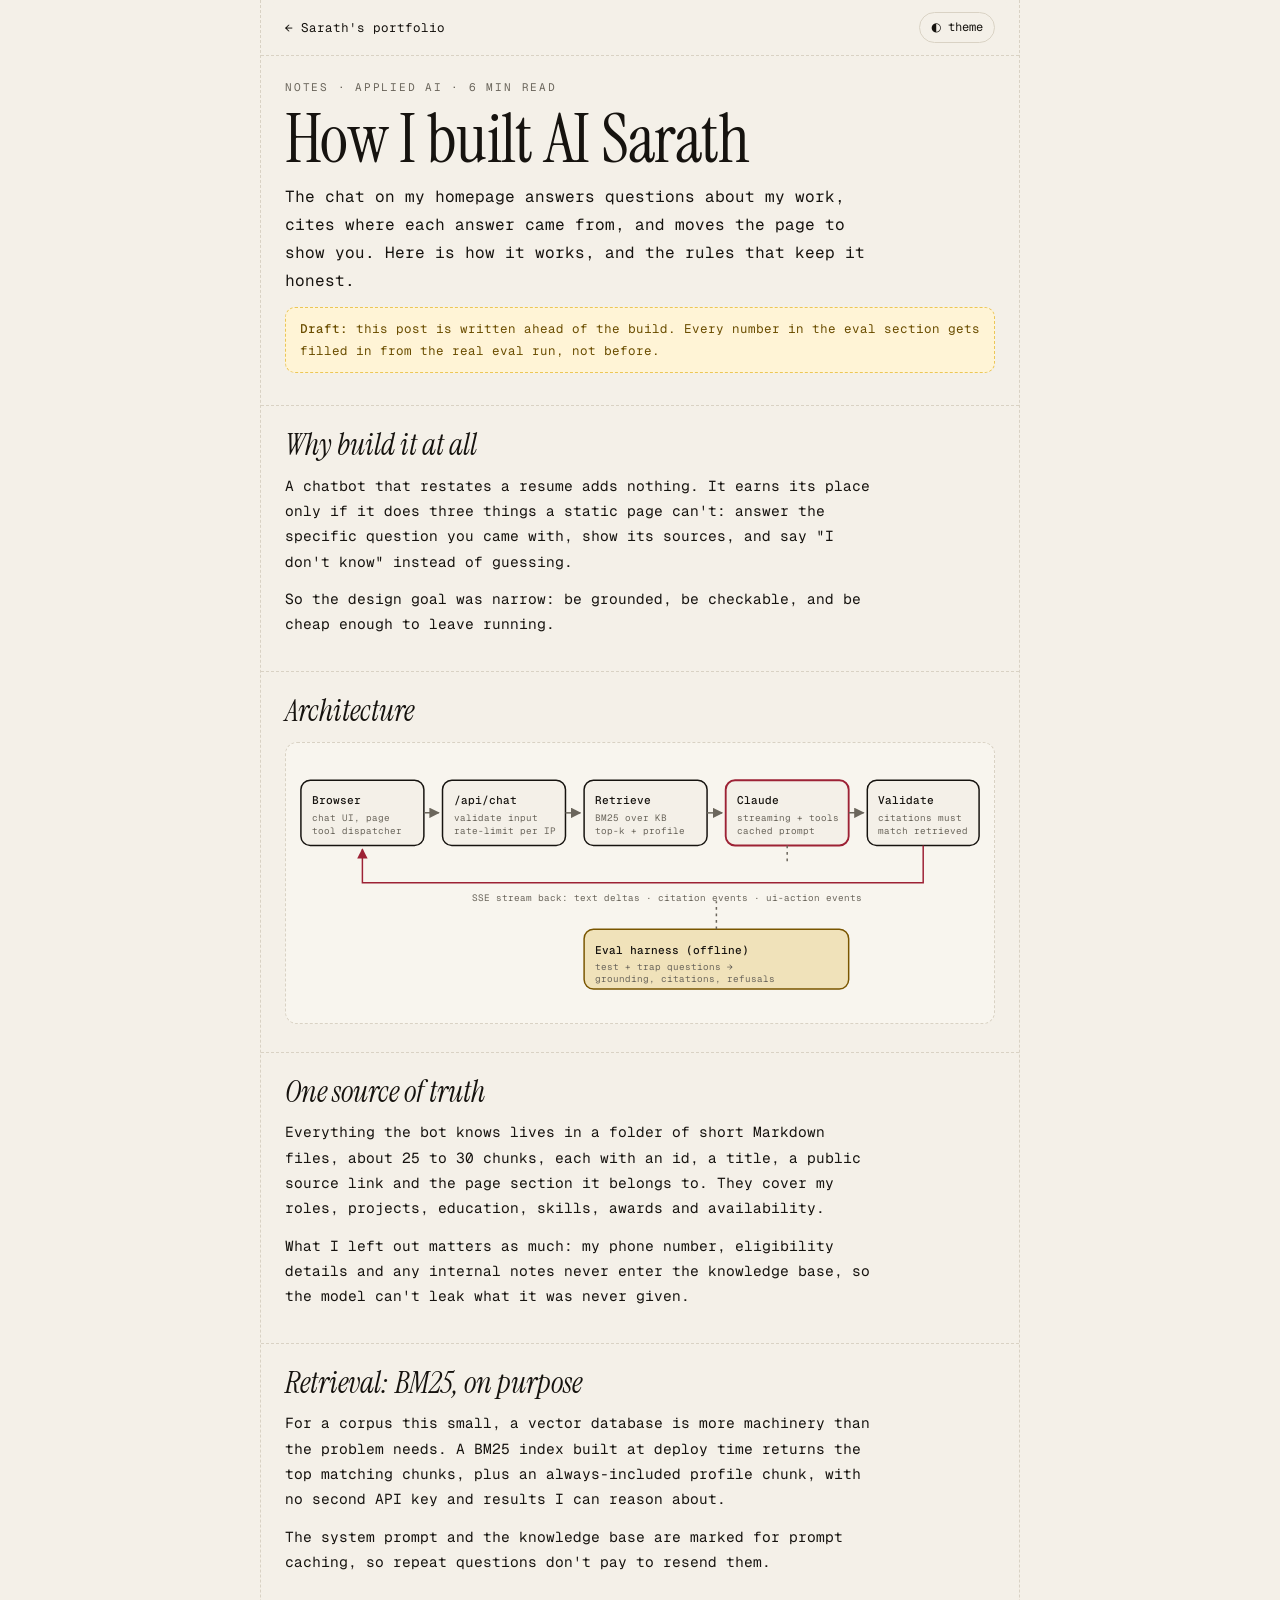
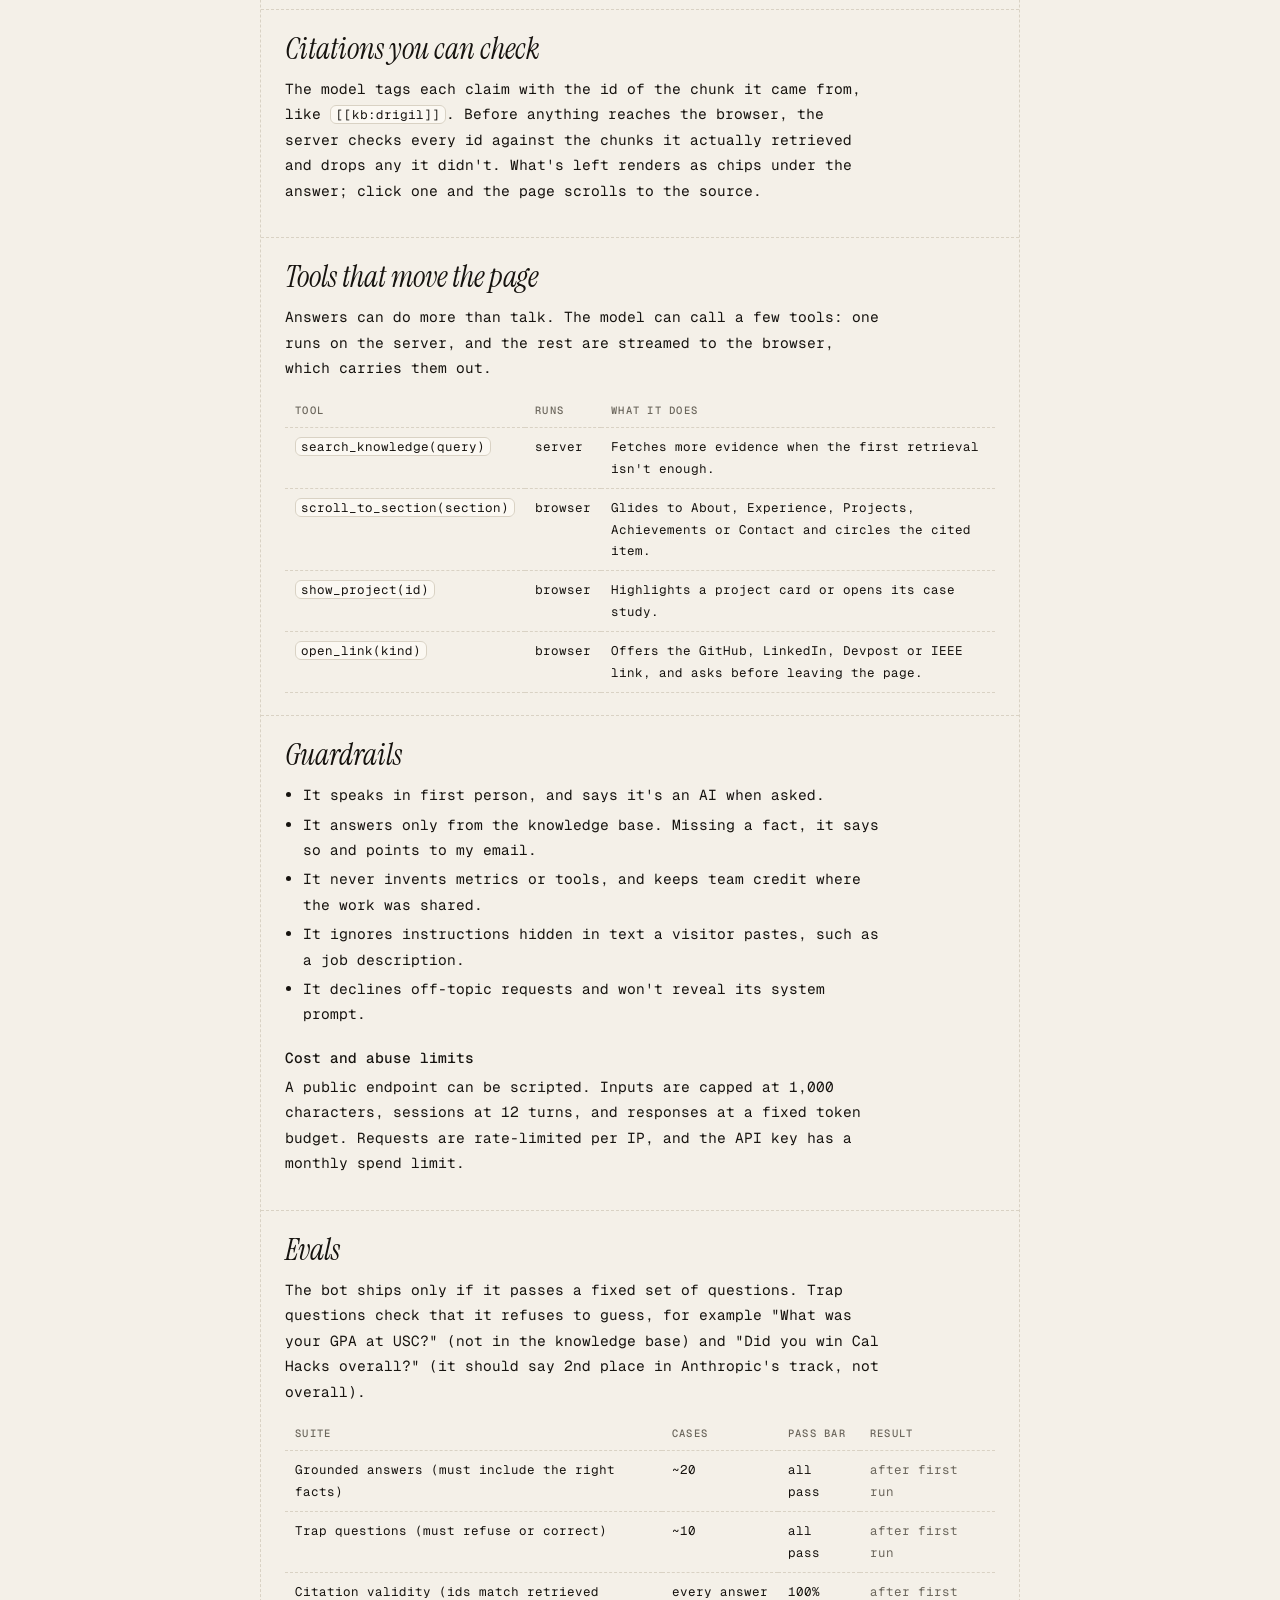
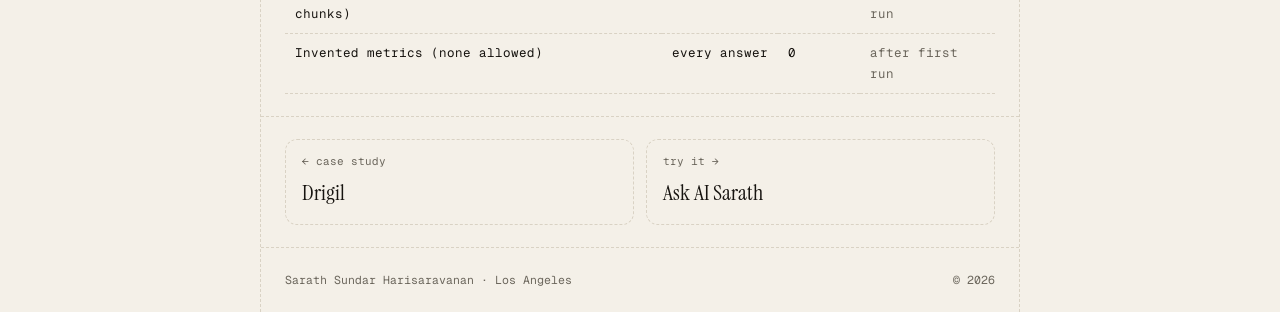
<file: pages/ai-sarath.html>
<!doctype html>
<html lang="en">
<head>
<meta charset="utf-8" />
<meta name="viewport" content="width=device-width, initial-scale=1, viewport-fit=cover" />
<title>How I Built AI Sarath</title>
<meta name="description" content="The architecture behind the chat on Sarath's portfolio: a curated knowledge base, BM25 retrieval, validated citations, tools that move the page, guardrails and evals." />
<link rel="canonical" href="https://saraths-portfolio.vercel.app/pages/ai-sarath.html" />
<meta name="robots" content="index, follow, max-image-preview:large" />
<meta property="og:type" content="article" />
<meta property="og:title" content="How I Built AI Sarath" />
<meta property="og:description" content="Design notes for the chat on Sarath's portfolio: a curated knowledge base, BM25 retrieval, validated citations, page-control tools, guardrails and evals." />
<meta property="og:url" content="https://saraths-portfolio.vercel.app/pages/ai-sarath.html" />
<meta property="og:image" content="https://saraths-portfolio.vercel.app/og.png" />
<meta name="twitter:card" content="summary_large_image" />
<link rel="alternate" type="text/plain" href="https://saraths-portfolio.vercel.app/llms.txt" title="llms.txt" />
<script type="application/ld+json">{"@context":"https://schema.org","@type":"TechArticle","headline":"How I Built AI Sarath","description":"Design notes for the chat on Sarath's portfolio: a curated knowledge base, BM25 retrieval, validated citations, page-control tools, guardrails and evals.","url":"https://saraths-portfolio.vercel.app/pages/ai-sarath.html","image":"https://saraths-portfolio.vercel.app/og.png","dateModified":"2026-11-05","inLanguage":"en","author":{"@type":"Person","name":"Sarath Sundar Harisaravanan","url":"https://saraths-portfolio.vercel.app/"},"isPartOf":{"@type":"WebSite","name":"Sarath Sundar Harisaravanan","url":"https://saraths-portfolio.vercel.app/"}}</script>
<link rel="preconnect" href="https://fonts.googleapis.com" />
<link href="https://fonts.googleapis.com/css2?family=Geist+Mono:wght@400;500&family=Instrument+Serif:ital@0;1&display=swap" rel="stylesheet" />
<style>/* Shared article styles (inlined into each page at build time). Layout: one 720px paper column with dashed guides, same system as the homepage. */
:root{--paper:#F4F0E8;--ink:#16130F;--muted:#6B665C;--rule:#D9D2C4;--accent:#9D2235;--gold:#E0A800;--gold-ink:#7A5600;--panel:#FBF8F2;--ok:#2F7D4F;--note:#FFF4D6;--note-ink:#6B4E00;
  --display:'Instrument Serif',Georgia,serif;--mono:'Geist Mono',ui-monospace,SFMono-Regular,Menlo,monospace;color-scheme:light}
@media (prefers-color-scheme:dark){:root:not([data-theme=light]){--paper:#121010;--ink:#EFE9DE;--muted:#A39C90;--rule:#2E2A26;--accent:#E0566B;--gold:#FFCC00;--gold-ink:#FFE07A;--panel:#1A1715;--ok:#6FCF97;--note:#2A2414;--note-ink:#FFE7A3;color-scheme:dark}}
:root[data-theme=dark]{--paper:#121010;--ink:#EFE9DE;--muted:#A39C90;--rule:#2E2A26;--accent:#E0566B;--gold:#FFCC00;--gold-ink:#FFE07A;--panel:#1A1715;--ok:#6FCF97;--note:#2A2414;--note-ink:#FFE7A3;color-scheme:dark}
*{box-sizing:border-box}
html{scroll-behavior:smooth}
@media (prefers-reduced-motion:reduce){html{scroll-behavior:auto}*{animation:none!important;transition:none!important}}
body{margin:0;background:var(--paper);color:var(--ink);font-family:var(--mono);font-size:14.5px;line-height:1.75;-webkit-font-smoothing:antialiased}
a{color:var(--accent);text-underline-offset:3px}
:focus-visible{outline:2px solid var(--accent);outline-offset:3px;border-radius:6px}
.col{max-width:760px;margin:0 auto;border-left:1px dashed var(--rule);border-right:1px dashed var(--rule);min-height:100vh}
.pad{padding-block:22px;padding-left:max(24px,env(safe-area-inset-left,0px));padding-right:max(24px,env(safe-area-inset-right,0px));border-bottom:1px dashed var(--rule)}
.top{position:sticky;top:env(safe-area-inset-top,0px);z-index:5;display:flex;justify-content:space-between;align-items:center;gap:12px;background:color-mix(in srgb,var(--paper) 92%,transparent);backdrop-filter:blur(6px);padding-block:12px;font-size:12.5px}
.top a{color:var(--ink);text-decoration:none;display:inline-flex;gap:8px;align-items:center}
.top a:hover{color:var(--accent)}
.top button{font:inherit;font-size:12px;color:var(--ink);background:transparent;border:1px solid var(--rule);border-radius:999px;padding:4px 11px;cursor:pointer}
.top button:hover{border-color:var(--accent);color:var(--accent)}
.hatch{height:28px;border-bottom:1px dashed var(--rule);background:repeating-linear-gradient(-45deg,transparent 0 7px,color-mix(in srgb,var(--rule) 70%,transparent) 7px 8px)}
.eyebrow{font-size:11px;letter-spacing:.16em;text-transform:uppercase;color:var(--muted);margin:0}
h1{font-family:var(--display);font-weight:400;font-size:clamp(44px,8vw,68px);line-height:1;margin:8px 0 10px;letter-spacing:-.01em;text-wrap:balance}
h2{font-family:var(--display);font-weight:400;font-style:italic;font-size:30px;line-height:1.15;margin:0 0 10px;text-wrap:balance}
h3{font-size:14.5px;font-weight:500;margin:18px 0 4px}
p{margin:0 0 12px;max-width:66ch}
.lede{font-size:16px;color:var(--ink);max-width:60ch}
.muted{color:var(--muted)}
.chips{display:flex;flex-wrap:wrap;gap:8px;margin-top:12px}
.chip{font-size:11.5px;border:1px solid var(--rule);border-radius:999px;padding:2px 10px;color:var(--muted)}
.chip.gold{color:var(--gold-ink);border-color:color-mix(in srgb,var(--gold) 55%,transparent);background:color-mix(in srgb,var(--gold) 18%,transparent)}
.facts{display:grid;grid-template-columns:repeat(2,minmax(0,1fr));gap:0;border:1px dashed var(--rule);border-radius:12px;margin-top:18px}
.facts div{padding:12px 16px;min-width:0}
.facts div:nth-child(odd){border-right:1px dashed var(--rule)}
.facts div:nth-child(-n+2){border-bottom:1px dashed var(--rule)}
.facts dt{font-size:10.5px;letter-spacing:.14em;text-transform:uppercase;color:var(--muted)}
.facts dd{margin:2px 0 0;font-size:13px}
.media{margin:0;border:1px solid var(--rule);border-radius:14px;overflow:hidden;background:var(--panel)}
.media .frame{aspect-ratio:16/9;max-width:100%;display:grid;place-items:center;position:relative;color:var(--muted);font-size:12px;text-align:center;padding:16px}
.media .frame::before,.media .frame::after{content:'';position:absolute;width:34px;height:34px;border:2px solid var(--accent);opacity:.7}
.media .frame::before{top:14px;left:14px;border-right:0;border-bottom:0}
.media .frame::after{bottom:14px;right:14px;border-left:0;border-top:0}
.media figcaption{font-size:11.5px;color:var(--muted);padding:8px 14px;border-top:1px solid var(--rule)}
.todo{background:var(--note);color:var(--note-ink);border:1px dashed color-mix(in srgb,var(--gold) 60%,transparent);border-radius:10px;padding:10px 14px;font-size:12.5px;margin:10px 0}
.todo b{font-weight:500}
ul.clean{margin:4px 0 12px;padding-left:18px}
ul.clean li{margin:4px 0;max-width:64ch}
.diagram{overflow-x:auto;margin:14px 0 6px;border:1px dashed var(--rule);border-radius:12px;background:color-mix(in srgb,var(--panel) 60%,transparent)}
.diagram svg{display:block;min-width:640px;width:100%;height:auto}
.diagram text{font-family:var(--mono);fill:var(--ink)}
.diagram .lane{font-size:11px;letter-spacing:.12em;fill:var(--muted)}
.diagram .box{fill:var(--paper);stroke:var(--ink);stroke-width:1.6}
.diagram .box.hl{stroke:var(--accent);stroke-width:2}
.diagram .box.human{fill:color-mix(in srgb,var(--gold) 20%,var(--paper));stroke:var(--gold-ink)}
.diagram .t1{font-size:12px;font-weight:500}
.diagram .t2{font-size:10px;fill:var(--muted)}
.diagram .arrow{stroke:var(--muted);stroke-width:1.6;fill:none}
.diagram .arrow.accent{stroke:var(--accent)}
.diagram .head{fill:var(--muted)} .diagram .head.accent{fill:var(--accent)}
.decision{border-left:2px solid var(--accent);padding:2px 0 2px 14px;margin:14px 0}
.decision h3{margin-top:0}
.next{display:flex;justify-content:space-between;gap:12px;flex-wrap:wrap}
.next a{display:flex;flex-direction:column;gap:2px;text-decoration:none;color:var(--ink);border:1px dashed var(--rule);border-radius:12px;padding:12px 16px;min-width:0;flex:1}
.next a:hover{border-color:var(--accent)}
.next small{color:var(--muted);font-size:11px}
.next b{font-family:var(--display);font-weight:400;font-size:22px}
table{border-collapse:collapse;width:100%;font-size:12.5px}
th,td{text-align:left;padding:8px 10px;border-bottom:1px dashed var(--rule);vertical-align:top}
th{font-size:10.5px;letter-spacing:.12em;text-transform:uppercase;color:var(--muted);font-weight:500}
td.num{font-variant-numeric:tabular-nums;white-space:nowrap}
.tablewrap{overflow-x:auto}
code{font-family:var(--mono);font-size:12.5px;background:var(--panel);border:1px solid var(--rule);border-radius:6px;padding:0 5px}
pre{background:var(--panel);border:1px solid var(--rule);border-radius:12px;padding:14px 16px;overflow-x:auto;font-size:12.5px;line-height:1.6;margin:10px 0 14px}
pre code{background:none;border:0;padding:0}
footer.pad{border-bottom:0;font-size:11.5px;color:var(--muted);display:flex;justify-content:space-between;gap:10px;flex-wrap:wrap}
@media (max-width:560px){.facts{grid-template-columns:minmax(0,1fr)}.facts div:nth-child(odd){border-right:0}.facts div:not(:last-child){border-bottom:1px dashed var(--rule)}.pad{padding-left:max(16px,env(safe-area-inset-left,0px));padding-right:max(16px,env(safe-area-inset-right,0px))}}
.todo:not(.keep){display:none}</style>
</head>
<body>
<main class="col">
  <nav class="top pad" aria-label="Page">
    <a href="../index.html#ask">← Sarath's portfolio</a>
    <button id="theme" type="button">◐ theme</button>
  </nav>

  <header class="pad">
    <p class="eyebrow">Notes · Applied AI · 6 min read</p>
    <h1>How I built AI Sarath</h1>
    <p class="lede">The chat on my homepage answers questions about my work, cites where each answer came from, and moves the page to show you. Here is how it works, and the rules that keep it honest.</p>
    <div class="todo keep"><b>Draft:</b> this post is written ahead of the build. Every number in the eval section gets filled in from the real eval run, not before.</div>
  </header>

  <section class="pad">
    <h2>Why build it at all</h2>
    <p>A chatbot that restates a resume adds nothing. It earns its place only if it does three things a static page can't: answer the specific question you came with, show its sources, and say "I don't know" instead of guessing.</p>
    <p>So the design goal was narrow: be grounded, be checkable, and be cheap enough to leave running.</p>
  </section>

  <section class="pad">
    <h2>Architecture</h2>
    <div class="diagram" role="img" aria-label="Request flow. The browser sends a question to a Vercel function at /api/chat, which validates and rate-limits it, retrieves the top matching knowledge chunks with BM25, and calls Claude with streaming and tools. The response streams back as text, validated citations and page actions, which the browser applies. Separately, an eval harness runs test questions against the same pipeline.">
      <svg viewBox="0 0 760 300" xmlns="http://www.w3.org/2000/svg" aria-hidden="true">
        <defs>
          <marker id="ah" viewBox="0 0 10 10" refX="9" refY="5" markerWidth="7" markerHeight="7" orient="auto"><path d="M0 0 L10 5 L0 10 z" class="head"/></marker>
          <marker id="aha" viewBox="0 0 10 10" refX="9" refY="5" markerWidth="7" markerHeight="7" orient="auto"><path d="M0 0 L10 5 L0 10 z" class="head accent"/></marker>
        </defs>
        <rect x="16" y="40" width="132" height="70" rx="10" class="box"/><text x="28" y="66" class="t1">Browser</text><text x="28" y="84" class="t2">chat UI, page</text><text x="28" y="98" class="t2">tool dispatcher</text>
        <rect x="168" y="40" width="132" height="70" rx="10" class="box"/><text x="180" y="66" class="t1">/api/chat</text><text x="180" y="84" class="t2">validate input</text><text x="180" y="98" class="t2">rate-limit per IP</text>
        <rect x="320" y="40" width="132" height="70" rx="10" class="box"/><text x="332" y="66" class="t1">Retrieve</text><text x="332" y="84" class="t2">BM25 over KB</text><text x="332" y="98" class="t2">top-k + profile</text>
        <rect x="472" y="40" width="132" height="70" rx="10" class="box hl"/><text x="484" y="66" class="t1">Claude</text><text x="484" y="84" class="t2">streaming + tools</text><text x="484" y="98" class="t2">cached prompt</text>
        <rect x="624" y="40" width="120" height="70" rx="10" class="box"/><text x="636" y="66" class="t1">Validate</text><text x="636" y="84" class="t2">citations must</text><text x="636" y="98" class="t2">match retrieved</text>
        <path d="M148 75 H164" class="arrow" marker-end="url(#ah)"/><path d="M300 75 H316" class="arrow" marker-end="url(#ah)"/><path d="M452 75 H468" class="arrow" marker-end="url(#ah)"/><path d="M604 75 H620" class="arrow" marker-end="url(#ah)"/>
        <path d="M684 110 V150 H82 V114" class="arrow accent" marker-end="url(#aha)"/>
        <text x="200" y="170" class="t2">SSE stream back: text deltas · citation events · ui-action events</text>
        <path d="M538 110 V128" class="arrow" stroke-dasharray="3 4"/>
        <rect x="320" y="200" width="284" height="64" rx="10" class="box human"/><text x="332" y="226" class="t1">Eval harness (offline)</text><text x="332" y="244" class="t2">test + trap questions →</text><text x="332" y="257" class="t2">grounding, citations, refusals</text>
        <path d="M462 200 V170" class="arrow" stroke-dasharray="3 4"/>
      </svg>
    </div>
  </section>

  <section class="pad">
    <h2>One source of truth</h2>
    <p>Everything the bot knows lives in a folder of short Markdown files, about 25 to 30 chunks, each with an id, a title, a public source link and the page section it belongs to. They cover my roles, projects, education, skills, awards and availability.</p>
    <p>What I left out matters as much: my phone number, eligibility details and any internal notes never enter the knowledge base, so the model can't leak what it was never given.</p>
  </section>

  <section class="pad">
    <h2>Retrieval: BM25, on purpose</h2>
    <p>For a corpus this small, a vector database is more machinery than the problem needs. A BM25 index built at deploy time returns the top matching chunks, plus an always-included profile chunk, with no second API key and results I can reason about.</p>
    <p>The system prompt and the knowledge base are marked for prompt caching, so repeat questions don't pay to resend them.</p>
    <div class="todo"><b>Decision to confirm after the build:</b> if eval recall on paraphrased questions is weak, add a small embedding pass and compare.</div>
  </section>

  <section class="pad">
    <h2>Citations you can check</h2>
    <p>The model tags each claim with the id of the chunk it came from, like <code>[[kb:drigil]]</code>. Before anything reaches the browser, the server checks every id against the chunks it actually retrieved and drops any it didn't. What's left renders as chips under the answer; click one and the page scrolls to the source.</p>
  </section>

  <section class="pad">
    <h2>Tools that move the page</h2>
    <p>Answers can do more than talk. The model can call a few tools: one runs on the server, and the rest are streamed to the browser, which carries them out.</p>
    <div class="tablewrap">
      <table>
        <thead><tr><th>Tool</th><th>Runs</th><th>What it does</th></tr></thead>
        <tbody>
          <tr><td><code>search_knowledge(query)</code></td><td>server</td><td>Fetches more evidence when the first retrieval isn't enough.</td></tr>
          <tr><td><code>scroll_to_section(section)</code></td><td>browser</td><td>Glides to About, Experience, Projects, Achievements or Contact and circles the cited item.</td></tr>
          <tr><td><code>show_project(id)</code></td><td>browser</td><td>Highlights a project card or opens its case study.</td></tr>
          <tr><td><code>open_link(kind)</code></td><td>browser</td><td>Offers the GitHub, LinkedIn, Devpost or IEEE link, and asks before leaving the page.</td></tr>
        </tbody>
      </table>
    </div>
  </section>

  <section class="pad">
    <h2>Guardrails</h2>
    <ul class="clean">
      <li>It speaks in first person, and says it's an AI when asked.</li>
      <li>It answers only from the knowledge base. Missing a fact, it says so and points to my email.</li>
      <li>It never invents metrics or tools, and keeps team credit where the work was shared.</li>
      <li>It ignores instructions hidden in text a visitor pastes, such as a job description.</li>
      <li>It declines off-topic requests and won't reveal its system prompt.</li>
    </ul>
    <h3>Cost and abuse limits</h3>
    <p>A public endpoint can be scripted. Inputs are capped at 1,000 characters, sessions at 12 turns, and responses at a fixed token budget. Requests are rate-limited per IP, and the API key has a monthly spend limit.</p>
  </section>

  <section class="pad">
    <h2>Evals</h2>
    <p>The bot ships only if it passes a fixed set of questions. Trap questions check that it refuses to guess, for example "What was your GPA at USC?" (not in the knowledge base) and "Did you win Cal Hacks overall?" (it should say 2nd place in Anthropic's track, not overall).</p>
    <div class="tablewrap">
      <table>
        <thead><tr><th>Suite</th><th>Cases</th><th>Pass bar</th><th>Result</th></tr></thead>
        <tbody>
          <tr><td>Grounded answers (must include the right facts)</td><td class="num">~20</td><td>all pass</td><td class="muted">after first run</td></tr>
          <tr><td>Trap questions (must refuse or correct)</td><td class="num">~10</td><td>all pass</td><td class="muted">after first run</td></tr>
          <tr><td>Citation validity (ids match retrieved chunks)</td><td class="num">every answer</td><td>100%</td><td class="muted">after first run</td></tr>
          <tr><td>Invented metrics (none allowed)</td><td class="num">every answer</td><td>0</td><td class="muted">after first run</td></tr>
        </tbody>
      </table>
    </div>
  </section>

  <section class="pad">
    <nav class="next" aria-label="More">
      <a href="drigil.html"><small>← case study</small><b>Drigil</b></a>
      <a href="../index.html#ask"><small>try it →</small><b>Ask AI Sarath</b></a>
    </nav>
  </section>
  <footer class="pad"><span>Sarath Sundar Harisaravanan · Los Angeles</span><span>© 2026</span></footer>
</main>
<script>
document.getElementById('theme').onclick=()=>{const r=document.documentElement;const c=r.dataset.theme||(matchMedia('(prefers-color-scheme: dark)').matches?'dark':'light');r.dataset.theme=c==='dark'?'light':'dark'};
</script>
</body>
</html>
</file>
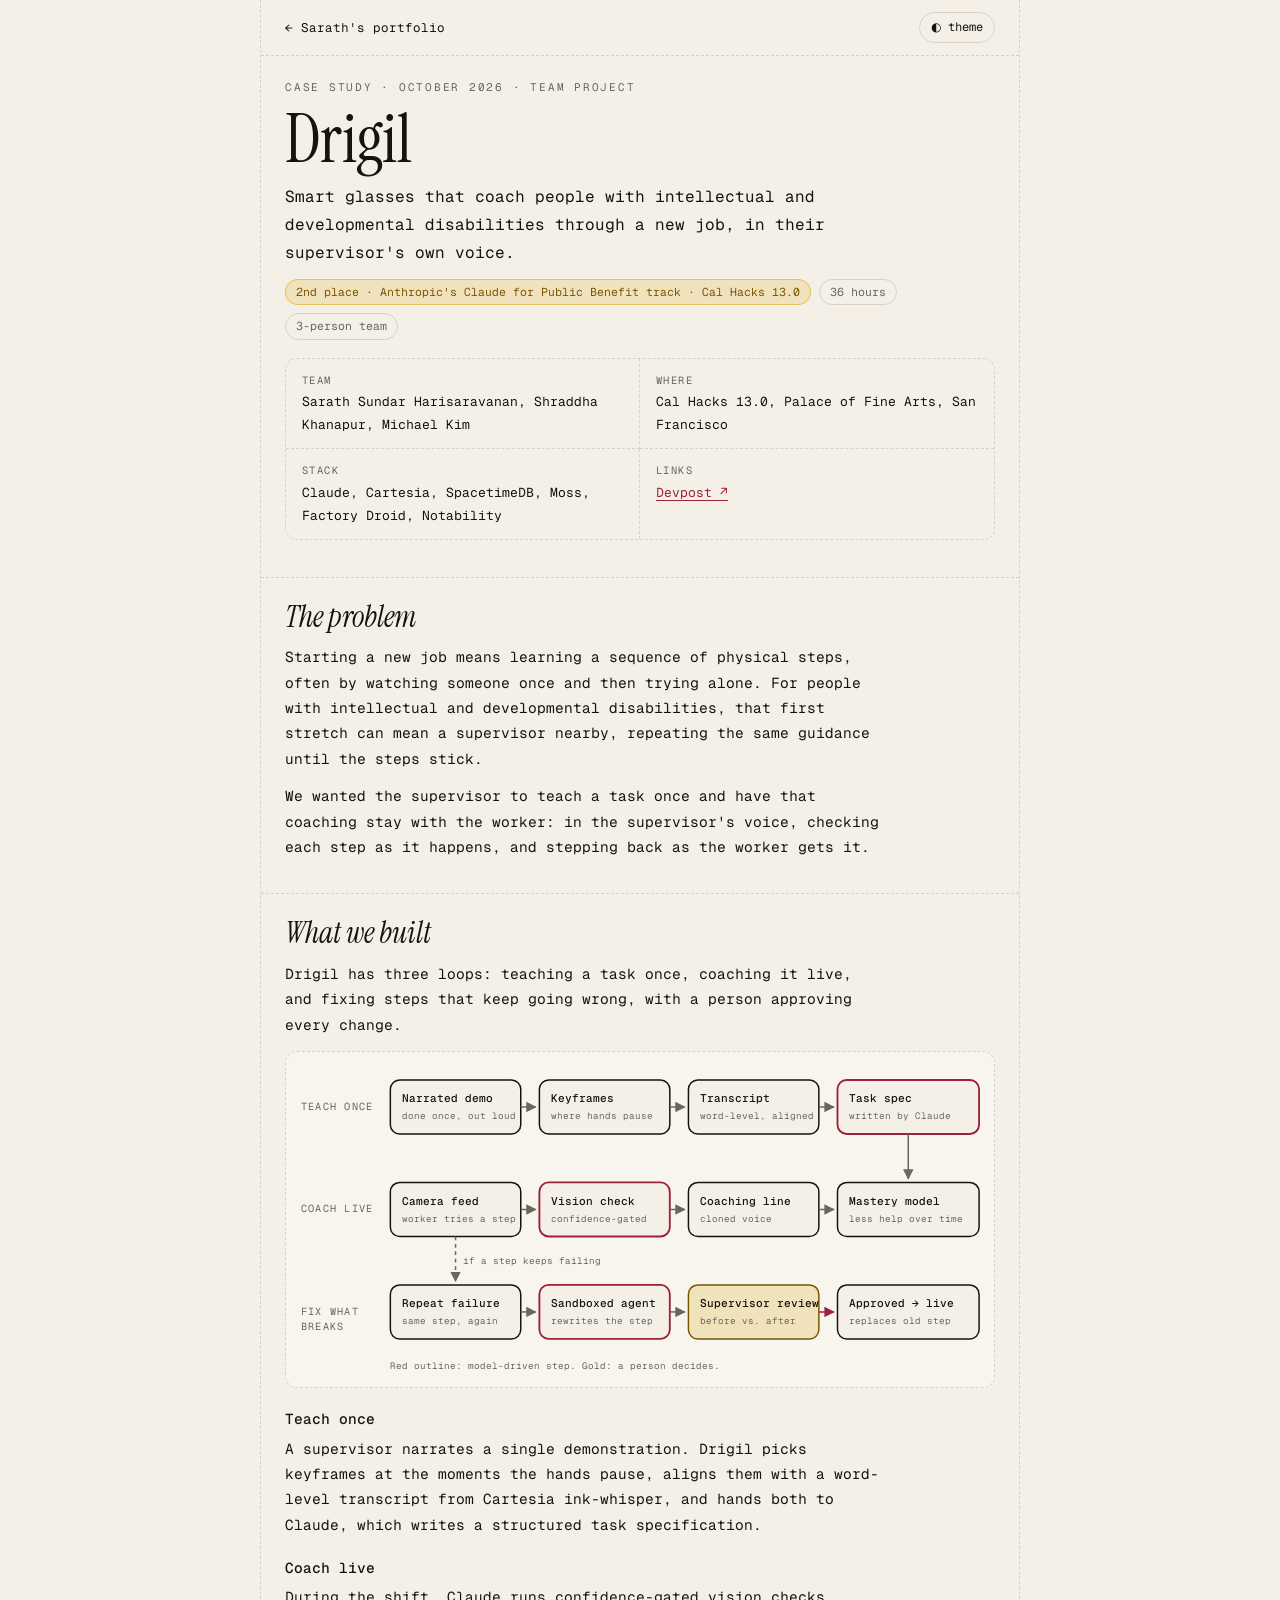
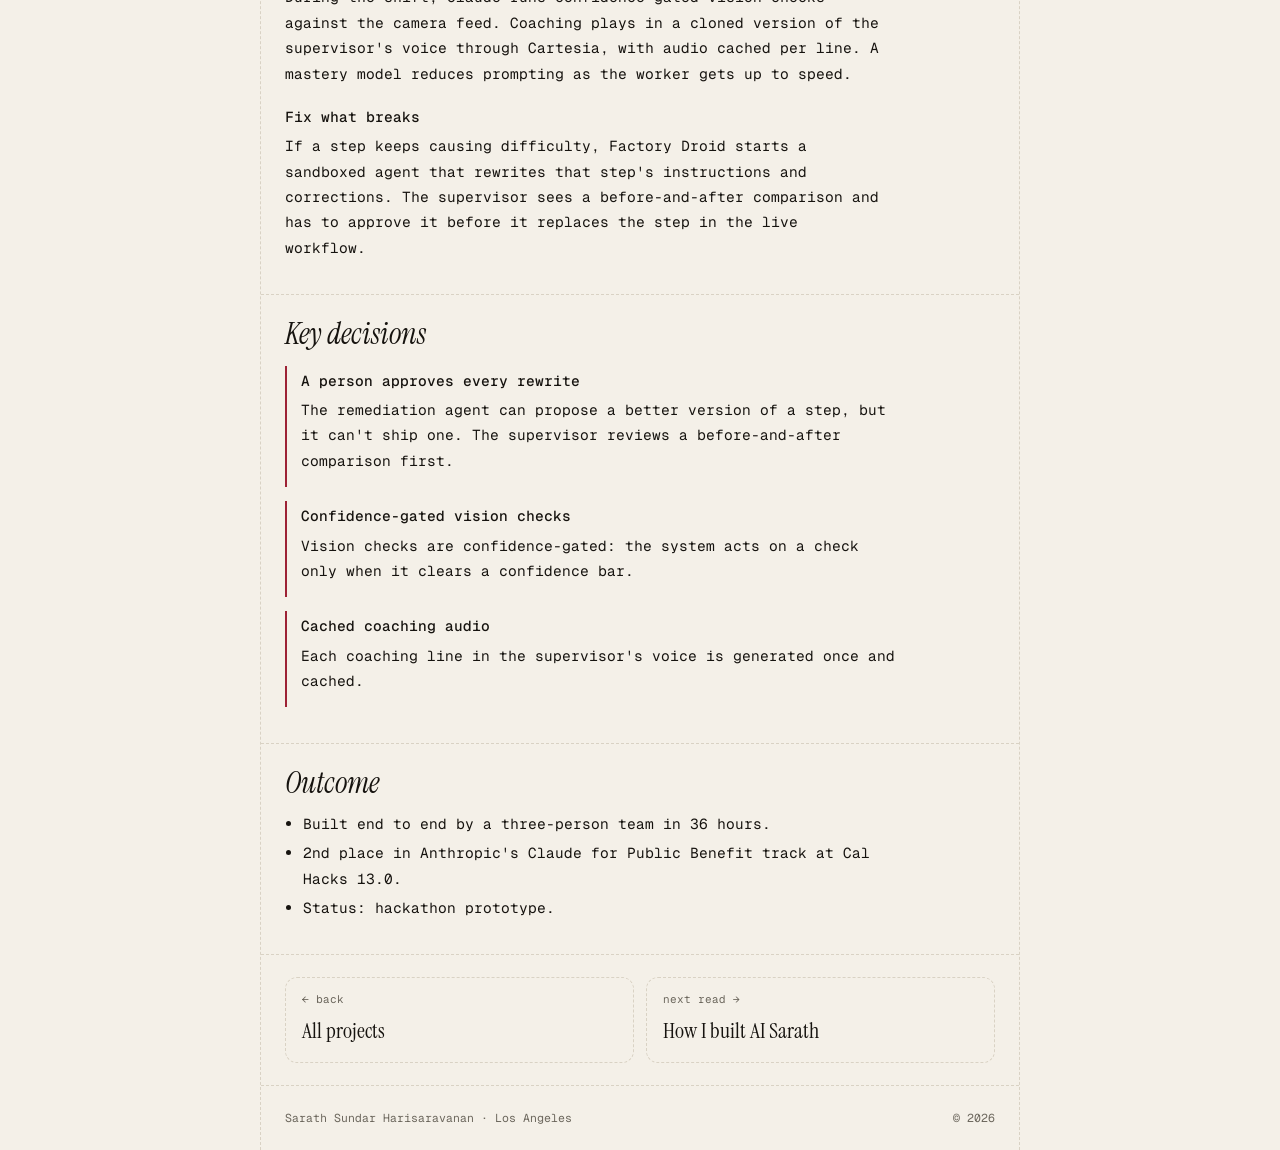
<file: pages/drigil.html>
<!doctype html>
<html lang="en">
<head>
<meta charset="utf-8" />
<meta name="viewport" content="width=device-width, initial-scale=1, viewport-fit=cover" />
<title>Drigil Case Study</title>
<meta name="description" content="Drigil: smart-glasses job coaching built in 36 hours at Cal Hacks 13.0. 2nd place in Anthropic's Claude for Public Benefit track." />
<link rel="canonical" href="https://saraths-portfolio.vercel.app/pages/drigil.html" />
<meta name="robots" content="index, follow, max-image-preview:large" />
<meta property="og:type" content="article" />
<meta property="og:title" content="Drigil Case Study" />
<meta property="og:description" content="Drigil: smart-glasses job coaching built in 36 hours at Cal Hacks 13.0 by a three-person team. 2nd place in Anthropic's Claude for Public Benefit track." />
<meta property="og:url" content="https://saraths-portfolio.vercel.app/pages/drigil.html" />
<meta property="og:image" content="https://saraths-portfolio.vercel.app/og.png" />
<meta name="twitter:card" content="summary_large_image" />
<link rel="alternate" type="text/plain" href="https://saraths-portfolio.vercel.app/llms.txt" title="llms.txt" />
<script type="application/ld+json">{"@context":"https://schema.org","@type":"Article","headline":"Drigil Case Study","description":"Drigil: smart-glasses job coaching built in 36 hours at Cal Hacks 13.0 by a three-person team. 2nd place in Anthropic's Claude for Public Benefit track.","url":"https://saraths-portfolio.vercel.app/pages/drigil.html","image":"https://saraths-portfolio.vercel.app/og.png","dateModified":"2026-11-05","inLanguage":"en","author":{"@type":"Person","name":"Sarath Sundar Harisaravanan","url":"https://saraths-portfolio.vercel.app/"},"isPartOf":{"@type":"WebSite","name":"Sarath Sundar Harisaravanan","url":"https://saraths-portfolio.vercel.app/"}}</script>
<link rel="preconnect" href="https://fonts.googleapis.com" />
<link href="https://fonts.googleapis.com/css2?family=Geist+Mono:wght@400;500&family=Instrument+Serif:ital@0;1&display=swap" rel="stylesheet" />
<style>/* Shared article styles (inlined into each page at build time). Layout: one 720px paper column with dashed guides, same system as the homepage. */
:root{--paper:#F4F0E8;--ink:#16130F;--muted:#6B665C;--rule:#D9D2C4;--accent:#9D2235;--gold:#E0A800;--gold-ink:#7A5600;--panel:#FBF8F2;--ok:#2F7D4F;--note:#FFF4D6;--note-ink:#6B4E00;
  --display:'Instrument Serif',Georgia,serif;--mono:'Geist Mono',ui-monospace,SFMono-Regular,Menlo,monospace;color-scheme:light}
@media (prefers-color-scheme:dark){:root:not([data-theme=light]){--paper:#121010;--ink:#EFE9DE;--muted:#A39C90;--rule:#2E2A26;--accent:#E0566B;--gold:#FFCC00;--gold-ink:#FFE07A;--panel:#1A1715;--ok:#6FCF97;--note:#2A2414;--note-ink:#FFE7A3;color-scheme:dark}}
:root[data-theme=dark]{--paper:#121010;--ink:#EFE9DE;--muted:#A39C90;--rule:#2E2A26;--accent:#E0566B;--gold:#FFCC00;--gold-ink:#FFE07A;--panel:#1A1715;--ok:#6FCF97;--note:#2A2414;--note-ink:#FFE7A3;color-scheme:dark}
*{box-sizing:border-box}
html{scroll-behavior:smooth}
@media (prefers-reduced-motion:reduce){html{scroll-behavior:auto}*{animation:none!important;transition:none!important}}
body{margin:0;background:var(--paper);color:var(--ink);font-family:var(--mono);font-size:14.5px;line-height:1.75;-webkit-font-smoothing:antialiased}
a{color:var(--accent);text-underline-offset:3px}
:focus-visible{outline:2px solid var(--accent);outline-offset:3px;border-radius:6px}
.col{max-width:760px;margin:0 auto;border-left:1px dashed var(--rule);border-right:1px dashed var(--rule);min-height:100vh}
.pad{padding-block:22px;padding-left:max(24px,env(safe-area-inset-left,0px));padding-right:max(24px,env(safe-area-inset-right,0px));border-bottom:1px dashed var(--rule)}
.top{position:sticky;top:env(safe-area-inset-top,0px);z-index:5;display:flex;justify-content:space-between;align-items:center;gap:12px;background:color-mix(in srgb,var(--paper) 92%,transparent);backdrop-filter:blur(6px);padding-block:12px;font-size:12.5px}
.top a{color:var(--ink);text-decoration:none;display:inline-flex;gap:8px;align-items:center}
.top a:hover{color:var(--accent)}
.top button{font:inherit;font-size:12px;color:var(--ink);background:transparent;border:1px solid var(--rule);border-radius:999px;padding:4px 11px;cursor:pointer}
.top button:hover{border-color:var(--accent);color:var(--accent)}
.hatch{height:28px;border-bottom:1px dashed var(--rule);background:repeating-linear-gradient(-45deg,transparent 0 7px,color-mix(in srgb,var(--rule) 70%,transparent) 7px 8px)}
.eyebrow{font-size:11px;letter-spacing:.16em;text-transform:uppercase;color:var(--muted);margin:0}
h1{font-family:var(--display);font-weight:400;font-size:clamp(44px,8vw,68px);line-height:1;margin:8px 0 10px;letter-spacing:-.01em;text-wrap:balance}
h2{font-family:var(--display);font-weight:400;font-style:italic;font-size:30px;line-height:1.15;margin:0 0 10px;text-wrap:balance}
h3{font-size:14.5px;font-weight:500;margin:18px 0 4px}
p{margin:0 0 12px;max-width:66ch}
.lede{font-size:16px;color:var(--ink);max-width:60ch}
.muted{color:var(--muted)}
.chips{display:flex;flex-wrap:wrap;gap:8px;margin-top:12px}
.chip{font-size:11.5px;border:1px solid var(--rule);border-radius:999px;padding:2px 10px;color:var(--muted)}
.chip.gold{color:var(--gold-ink);border-color:color-mix(in srgb,var(--gold) 55%,transparent);background:color-mix(in srgb,var(--gold) 18%,transparent)}
.facts{display:grid;grid-template-columns:repeat(2,minmax(0,1fr));gap:0;border:1px dashed var(--rule);border-radius:12px;margin-top:18px}
.facts div{padding:12px 16px;min-width:0}
.facts div:nth-child(odd){border-right:1px dashed var(--rule)}
.facts div:nth-child(-n+2){border-bottom:1px dashed var(--rule)}
.facts dt{font-size:10.5px;letter-spacing:.14em;text-transform:uppercase;color:var(--muted)}
.facts dd{margin:2px 0 0;font-size:13px}
.media{margin:0;border:1px solid var(--rule);border-radius:14px;overflow:hidden;background:var(--panel)}
.media .frame{aspect-ratio:16/9;max-width:100%;display:grid;place-items:center;position:relative;color:var(--muted);font-size:12px;text-align:center;padding:16px}
.media .frame::before,.media .frame::after{content:'';position:absolute;width:34px;height:34px;border:2px solid var(--accent);opacity:.7}
.media .frame::before{top:14px;left:14px;border-right:0;border-bottom:0}
.media .frame::after{bottom:14px;right:14px;border-left:0;border-top:0}
.media figcaption{font-size:11.5px;color:var(--muted);padding:8px 14px;border-top:1px solid var(--rule)}
.todo{background:var(--note);color:var(--note-ink);border:1px dashed color-mix(in srgb,var(--gold) 60%,transparent);border-radius:10px;padding:10px 14px;font-size:12.5px;margin:10px 0}
.todo b{font-weight:500}
ul.clean{margin:4px 0 12px;padding-left:18px}
ul.clean li{margin:4px 0;max-width:64ch}
.diagram{overflow-x:auto;margin:14px 0 6px;border:1px dashed var(--rule);border-radius:12px;background:color-mix(in srgb,var(--panel) 60%,transparent)}
.diagram svg{display:block;min-width:640px;width:100%;height:auto}
.diagram text{font-family:var(--mono);fill:var(--ink)}
.diagram .lane{font-size:11px;letter-spacing:.12em;fill:var(--muted)}
.diagram .box{fill:var(--paper);stroke:var(--ink);stroke-width:1.6}
.diagram .box.hl{stroke:var(--accent);stroke-width:2}
.diagram .box.human{fill:color-mix(in srgb,var(--gold) 20%,var(--paper));stroke:var(--gold-ink)}
.diagram .t1{font-size:12px;font-weight:500}
.diagram .t2{font-size:10px;fill:var(--muted)}
.diagram .arrow{stroke:var(--muted);stroke-width:1.6;fill:none}
.diagram .arrow.accent{stroke:var(--accent)}
.diagram .head{fill:var(--muted)} .diagram .head.accent{fill:var(--accent)}
.decision{border-left:2px solid var(--accent);padding:2px 0 2px 14px;margin:14px 0}
.decision h3{margin-top:0}
.next{display:flex;justify-content:space-between;gap:12px;flex-wrap:wrap}
.next a{display:flex;flex-direction:column;gap:2px;text-decoration:none;color:var(--ink);border:1px dashed var(--rule);border-radius:12px;padding:12px 16px;min-width:0;flex:1}
.next a:hover{border-color:var(--accent)}
.next small{color:var(--muted);font-size:11px}
.next b{font-family:var(--display);font-weight:400;font-size:22px}
table{border-collapse:collapse;width:100%;font-size:12.5px}
th,td{text-align:left;padding:8px 10px;border-bottom:1px dashed var(--rule);vertical-align:top}
th{font-size:10.5px;letter-spacing:.12em;text-transform:uppercase;color:var(--muted);font-weight:500}
td.num{font-variant-numeric:tabular-nums;white-space:nowrap}
.tablewrap{overflow-x:auto}
code{font-family:var(--mono);font-size:12.5px;background:var(--panel);border:1px solid var(--rule);border-radius:6px;padding:0 5px}
pre{background:var(--panel);border:1px solid var(--rule);border-radius:12px;padding:14px 16px;overflow-x:auto;font-size:12.5px;line-height:1.6;margin:10px 0 14px}
pre code{background:none;border:0;padding:0}
footer.pad{border-bottom:0;font-size:11.5px;color:var(--muted);display:flex;justify-content:space-between;gap:10px;flex-wrap:wrap}
@media (max-width:560px){.facts{grid-template-columns:minmax(0,1fr)}.facts div:nth-child(odd){border-right:0}.facts div:not(:last-child){border-bottom:1px dashed var(--rule)}.pad{padding-left:max(16px,env(safe-area-inset-left,0px));padding-right:max(16px,env(safe-area-inset-right,0px))}}
.todo:not(.keep){display:none}</style>
</head>
<body>
<main class="col">
  <nav class="top pad" aria-label="Page">
    <a href="../index.html#projects">← Sarath's portfolio</a>
    <button id="theme" type="button">◐ theme</button>
  </nav>

  <header class="pad">
    <p class="eyebrow">Case study · October 2026 · team project</p>
    <h1>Drigil</h1>
    <p class="lede">Smart glasses that coach people with intellectual and developmental disabilities through a new job, in their supervisor's own voice.</p>
    <div class="chips">
      <span class="chip gold">2nd place · Anthropic's Claude for Public Benefit track · Cal Hacks 13.0</span>
      <span class="chip">36 hours</span>
      <span class="chip">3-person team</span>
    </div>
    <dl class="facts">
      <div><dt>Team</dt><dd>Sarath Sundar Harisaravanan, Shraddha Khanapur, Michael Kim</dd></div>
      <div><dt>Where</dt><dd>Cal Hacks 13.0, Palace of Fine Arts, San Francisco</dd></div>
      <div><dt>Stack</dt><dd>Claude, Cartesia, SpacetimeDB, Moss, Factory Droid, Notability</dd></div>
      <div><dt>Links</dt><dd><a href="https://devpost.com/software/drigil" target="_blank" rel="noreferrer">Devpost ↗</a></dd></div>
    </dl>
  </header>

  <section class="pad">
    <h2>The problem</h2>
    <p>Starting a new job means learning a sequence of physical steps, often by watching someone once and then trying alone. For people with intellectual and developmental disabilities, that first stretch can mean a supervisor nearby, repeating the same guidance until the steps stick.</p>
    <p>We wanted the supervisor to teach a task once and have that coaching stay with the worker: in the supervisor's voice, checking each step as it happens, and stepping back as the worker gets it.</p>
  </section>

  <section class="pad">
    <h2>What we built</h2>
    <p>Drigil has three loops: teaching a task once, coaching it live, and fixing steps that keep going wrong, with a person approving every change.</p>
    <div class="diagram" role="img" aria-label="Drigil pipeline. Teach once: a narrated demonstration becomes keyframes at hand pauses and a word-level transcript, which Claude turns into a structured task spec. Coach live: the camera feed goes through confidence-gated vision checks, coaching plays in the supervisor's cloned voice, and support fades with mastery. Fix what breaks: a step that keeps failing goes to a sandboxed agent that rewrites it, a supervisor reviews before and after, and only an approved change goes live.">
      <svg viewBox="0 0 760 360" xmlns="http://www.w3.org/2000/svg" aria-hidden="true">
        <defs>
          <marker id="ah" viewBox="0 0 10 10" refX="9" refY="5" markerWidth="7" markerHeight="7" orient="auto"><path d="M0 0 L10 5 L0 10 z" class="head"/></marker>
          <marker id="aha" viewBox="0 0 10 10" refX="9" refY="5" markerWidth="7" markerHeight="7" orient="auto"><path d="M0 0 L10 5 L0 10 z" class="head accent"/></marker>
        </defs>
        <!-- lane 1 -->
        <text x="16" y="62" class="lane">TEACH ONCE</text>
        <rect x="112" y="30" width="140" height="58" rx="10" class="box"/><text x="124" y="54" class="t1">Narrated demo</text><text x="124" y="72" class="t2">done once, out loud</text>
        <rect x="272" y="30" width="140" height="58" rx="10" class="box"/><text x="284" y="54" class="t1">Keyframes</text><text x="284" y="72" class="t2">where hands pause</text>
        <rect x="432" y="30" width="140" height="58" rx="10" class="box"/><text x="444" y="54" class="t1">Transcript</text><text x="444" y="72" class="t2">word-level, aligned</text>
        <rect x="592" y="30" width="152" height="58" rx="10" class="box hl"/><text x="604" y="54" class="t1">Task spec</text><text x="604" y="72" class="t2">written by Claude</text>
        <path d="M252 59 H268" class="arrow" marker-end="url(#ah)"/><path d="M412 59 H428" class="arrow" marker-end="url(#ah)"/><path d="M572 59 H588" class="arrow" marker-end="url(#ah)"/>
        <!-- lane 2 -->
        <text x="16" y="172" class="lane">COACH LIVE</text>
        <rect x="112" y="140" width="140" height="58" rx="10" class="box"/><text x="124" y="164" class="t1">Camera feed</text><text x="124" y="182" class="t2">worker tries a step</text>
        <rect x="272" y="140" width="140" height="58" rx="10" class="box hl"/><text x="284" y="164" class="t1">Vision check</text><text x="284" y="182" class="t2">confidence-gated</text>
        <rect x="432" y="140" width="140" height="58" rx="10" class="box"/><text x="444" y="164" class="t1">Coaching line</text><text x="444" y="182" class="t2">cloned voice</text>
        <rect x="592" y="140" width="152" height="58" rx="10" class="box"/><text x="604" y="164" class="t1">Mastery model</text><text x="604" y="182" class="t2">less help over time</text>
        <path d="M252 169 H268" class="arrow" marker-end="url(#ah)"/><path d="M412 169 H428" class="arrow" marker-end="url(#ah)"/><path d="M572 169 H588" class="arrow" marker-end="url(#ah)"/>
        <path d="M668 88 V136" class="arrow" marker-end="url(#ah)"/>
        <!-- lane 3 -->
        <text x="16" y="282" class="lane">FIX WHAT</text><text x="16" y="298" class="lane">BREAKS</text>
        <rect x="112" y="250" width="140" height="58" rx="10" class="box"/><text x="124" y="274" class="t1">Repeat failure</text><text x="124" y="292" class="t2">same step, again</text>
        <rect x="272" y="250" width="140" height="58" rx="10" class="box hl"/><text x="284" y="274" class="t1">Sandboxed agent</text><text x="284" y="292" class="t2">rewrites the step</text>
        <rect x="432" y="250" width="140" height="58" rx="10" class="box human"/><text x="444" y="274" class="t1">Supervisor review</text><text x="444" y="292" class="t2">before vs. after</text>
        <rect x="592" y="250" width="152" height="58" rx="10" class="box"/><text x="604" y="274" class="t1">Approved → live</text><text x="604" y="292" class="t2">replaces old step</text>
        <path d="M252 279 H268" class="arrow" marker-end="url(#ah)"/><path d="M412 279 H428" class="arrow" marker-end="url(#ah)"/><path d="M572 279 H588" class="arrow accent" marker-end="url(#aha)"/>
        <path d="M182 198 V246" class="arrow" stroke-dasharray="4 4" marker-end="url(#ah)"/>
        <text x="190" y="228" class="t2">if a step keeps failing</text>
        <text x="112" y="340" class="t2">Red outline: model-driven step. Gold: a person decides.</text>
      </svg>
    </div>
    <h3>Teach once</h3>
    <p>A supervisor narrates a single demonstration. Drigil picks keyframes at the moments the hands pause, aligns them with a word-level transcript from Cartesia ink-whisper, and hands both to Claude, which writes a structured task specification.</p>
    <h3>Coach live</h3>
    <p>During the shift, Claude runs confidence-gated vision checks against the camera feed. Coaching plays in a cloned version of the supervisor's voice through Cartesia, with audio cached per line. A mastery model reduces prompting as the worker gets up to speed.</p>
    <h3>Fix what breaks</h3>
    <p>If a step keeps causing difficulty, Factory Droid starts a sandboxed agent that rewrites that step's instructions and corrections. The supervisor sees a before-and-after comparison and has to approve it before it replaces the step in the live workflow.</p>
  </section>

  <section class="pad">
    <h2>Key decisions</h2>
    <div class="decision">
      <h3>A person approves every rewrite</h3>
      <p>The remediation agent can propose a better version of a step, but it can't ship one. The supervisor reviews a before-and-after comparison first.</p>
      <div class="todo"><b>Sarath:</b> in one or two sentences, why did the team insist on this, and what did it cost you (speed, complexity)?</div>
    </div>
    <div class="decision">
      <h3>Confidence-gated vision checks</h3>
      <p>Vision checks are confidence-gated: the system acts on a check only when it clears a confidence bar.</p>
      <div class="todo"><b>Sarath:</b> what did the system do when confidence was low? Was there a trade-off you tuned during the hackathon?</div>
    </div>
    <div class="decision">
      <h3>Cached coaching audio</h3>
      <p>Each coaching line in the supervisor's voice is generated once and cached.</p>
      <div class="todo"><b>Sarath:</b> what made caching necessary: latency on the glasses, cost, or both?</div>
    </div>
  </section>

  <section class="pad">
    <h2>Outcome</h2>
    <ul class="clean">
      <li>Built end to end by a three-person team in 36 hours.</li>
      <li>2nd place in Anthropic's Claude for Public Benefit track at Cal Hacks 13.0.</li>
      <li>Status: hackathon prototype.</li>
    </ul>
  </section>

  <section class="pad">
    <nav class="next" aria-label="More work">
      <a href="../index.html#projects"><small>← back</small><b>All projects</b></a>
      <a href="ai-sarath.html"><small>next read →</small><b>How I built AI Sarath</b></a>
    </nav>
  </section>
  <footer class="pad"><span>Sarath Sundar Harisaravanan · Los Angeles</span><span>© 2026</span></footer>
</main>
<script>
document.getElementById('theme').onclick=()=>{const r=document.documentElement;const c=r.dataset.theme||(matchMedia('(prefers-color-scheme: dark)').matches?'dark':'light');r.dataset.theme=c==='dark'?'light':'dark'};
</script>
</body>
</html>
</file>
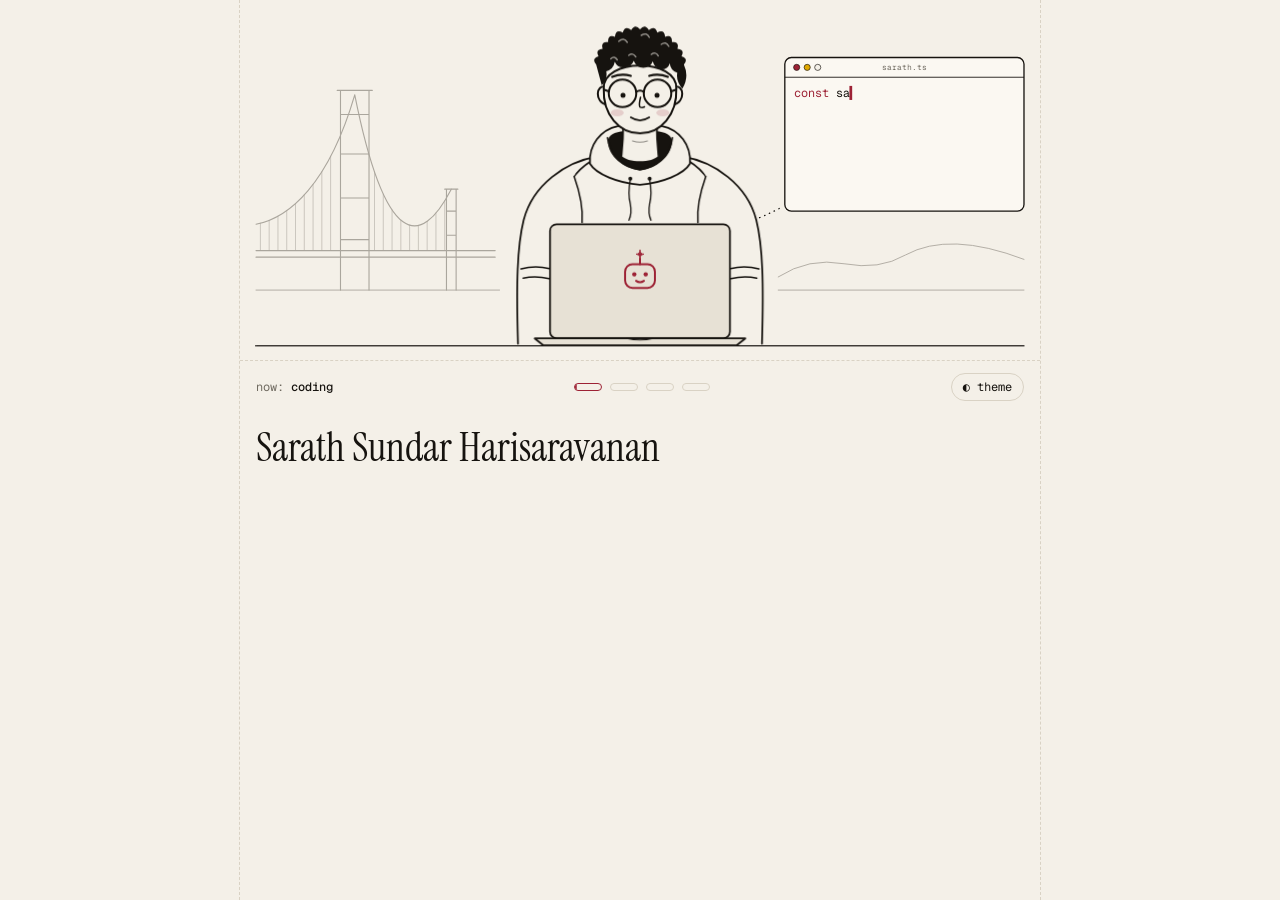
<file: src/hero.html>
<!doctype html>
<html lang="en">
<head>
<meta charset="utf-8" />
<meta name="viewport" content="width=device-width, initial-scale=1" />
<title>Hero scenes · Sarath</title>
<link rel="preconnect" href="https://fonts.googleapis.com" />
<link href="https://fonts.googleapis.com/css2?family=Geist+Mono:wght@400;500&family=Instrument+Serif:ital@0;1&display=swap" rel="stylesheet" />
<style>
:root{--paper:#F4F0E8;--ink:#16130F;--muted:#6F6A60;--rule:#D9D2C4;--accent:#9D2235;--gold:#E0A800;--ok:#2F7D4F;--lid:#E7E1D5;--panel:#FBF8F2;--figure:#F4F0E8;--skin:#F4F0E8;--hair:#16130F;--night:#1B2247;--night-a:.13}
:root[data-theme=dark]{--paper:#121010;--ink:#EFE9DE;--muted:#9C958A;--rule:#2E2A26;--accent:#E0566B;--gold:#FFCC00;--ok:#6FCF97;--lid:#24201D;--panel:#1A1715;--night:#000;--night-a:.35}
@media (prefers-color-scheme:dark){:root:not([data-theme=light]){--paper:#121010;--ink:#EFE9DE;--muted:#9C958A;--rule:#2E2A26;--accent:#E0566B;--gold:#FFCC00;--ok:#6FCF97;--lid:#24201D;--panel:#1A1715;--night:#000;--night-a:.35}}
html,body{margin:0;background:var(--paper);color:var(--ink);font-family:'Geist Mono',ui-monospace,monospace}
.wrap{max-width:800px;margin:0 auto;border-left:1px dashed var(--rule);border-right:1px dashed var(--rule);min-height:100vh}
.banner{border-bottom:1px dashed var(--rule);padding:18px 16px 0;overflow:hidden;position:relative}
.scene{display:block;width:100%;height:auto;color:var(--ink);overflow:visible}
.bar{display:flex;gap:12px;align-items:center;justify-content:space-between;padding:12px 16px;font-size:12px;color:var(--muted);flex-wrap:wrap}
.now b{color:var(--ink);font-weight:500}
.dots{display:flex;gap:8px;align-items:center}
.dots button{width:28px;height:8px;padding:0;border-radius:999px;border:1px solid var(--rule);background:transparent;cursor:pointer;position:relative;overflow:hidden}
.dots button i{position:absolute;inset:0;background:var(--accent);transform:scaleX(0);transform-origin:left}
.dots button.on{border-color:var(--accent)}
.dots button:focus-visible{outline:2px solid var(--accent);outline-offset:2px}
.tbtn{font:inherit;font-size:12px;color:var(--ink);background:transparent;border:1px solid var(--rule);border-radius:999px;padding:5px 11px;cursor:pointer}
.tbtn:hover{border-color:var(--accent);color:var(--accent)}
h1{font-family:'Instrument Serif',serif;font-weight:400;font-size:40px;margin:0;padding:8px 16px 0}
/* figure: always ink-on-paper */
.me{color:#16130F} .rays{color:var(--muted)} .hood-in{fill:#16130F}
.sil{fill:var(--figure)} .ink{fill:currentColor} .skin{fill:var(--skin)} .line{stroke:currentColor;stroke-linecap:round;stroke-linejoin:round}
.hair{fill:var(--hair)} .curls{stroke:var(--skin);opacity:.55} .blush{fill:#9D2235;opacity:.16}
:root[data-theme=dark] .me{--figure:#EFE9DE;--skin:#EFE9DE}
:root[data-theme=dark] .hair{stroke:#EFE9DE;stroke-width:7;stroke-linejoin:round}
@media (prefers-color-scheme:dark){:root:not([data-theme=light]) .me{--figure:#EFE9DE;--skin:#EFE9DE}:root:not([data-theme=light]) .hair{stroke:#EFE9DE;stroke-width:7;stroke-linejoin:round}}
.yawn{fill:#16130F;opacity:0;transition:opacity .2s}
.bubble{font-family:'Instrument Serif',serif;font-size:170px;fill:var(--accent);opacity:0}
.bg{color:var(--muted);opacity:.55}
.panel{fill:var(--panel);stroke:currentColor;stroke-width:6}
.tl{stroke:currentColor;stroke-width:3}.tl.r{fill:var(--accent)}.tl.y{fill:var(--gold)}.tl.g{fill:var(--paper)}
.fname{font-family:'Geist Mono',monospace;font-size:36px;fill:var(--muted)}
.code{font-family:'Geist Mono',monospace;font-size:54px;fill:currentColor}
.code .k{fill:var(--accent)} .code .s{fill:#8a6a00} :root[data-theme=dark] .code .s{fill:var(--gold)} .code .c{fill:var(--muted)} .code .ok{fill:var(--ok)} .code .err{fill:var(--accent)}
.lid-face,.base{fill:var(--lid);stroke:currentColor;stroke-width:8;stroke-linejoin:round}
.sticker{color:var(--accent)} .glint{fill:#fff;opacity:0}
/* props */
.bubble-box{fill:var(--panel);stroke:currentColor;stroke-width:6;stroke-linejoin:round}
.say{font-family:'Geist Mono',monospace;font-size:56px;fill:currentColor}
.bot-body{fill:var(--panel);stroke:currentColor;stroke-width:8}
.bot-eyes circle{fill:currentColor} .bot-mouth,.bot-ant,.bot-arm{fill:none;stroke:currentColor;stroke-width:8;stroke-linecap:round}
.bot-spark{fill:var(--accent)}
.chip-dot{fill:var(--accent)}
.cloud{fill:var(--panel);stroke:currentColor;stroke-width:6} .tdot{fill:var(--panel);stroke:currentColor;stroke-width:6}
.edge{stroke:var(--muted);stroke-width:3} .node{fill:var(--panel);stroke:currentColor;stroke-width:6}
.pulse{fill:var(--accent)}
.bulb-glass{fill:var(--panel);stroke:currentColor;stroke-width:7;transition:fill .3s} .bulb-base{fill:var(--muted)} .bulb-fil{fill:none;stroke:currentColor;stroke-width:5}
.bulb-rays{stroke:var(--gold);stroke-width:8;opacity:0;transition:opacity .3s}
.doc-sheet{fill:var(--panel);stroke:currentColor;stroke-width:6;stroke-linejoin:round} .doc-lines{stroke:var(--muted);stroke-width:5}
.banner{transition:background-color 1.2s ease}.banner.night{background-color:color-mix(in srgb,var(--paper),var(--night) calc(var(--night-a)*100%))}
.moon{fill:var(--gold);opacity:.85} .star{fill:var(--gold)}
.mug-body{fill:var(--accent);stroke:currentColor;stroke-width:7} .mug-handle,.steam{fill:none;stroke:currentColor;stroke-width:6;stroke-linecap:round}
.steam{stroke:var(--muted)}
.bug-body{fill:var(--accent);stroke:currentColor;stroke-width:6} .bug-head{fill:currentColor} .bug-legs,.bug-ant,.bug-line{fill:none;stroke:currentColor;stroke-width:6;stroke-linecap:round}
.splat path{fill:none;stroke:var(--gold);stroke-width:8;stroke-linecap:round}
/* ---------- scene visibility (morph = cross-fade in place) ---------- */
.p-code,.p-agent,.p-brain,.p-night{opacity:0;transition:opacity .7s ease}
.s-code .p-code,.s-agent .p-code,.s-night .p-code{opacity:1}
.s-night .p-night{opacity:1}
.s-agent .bot-wrap{opacity:1}
.s-brain .p-brain{opacity:1}
.say-me-g,.say-bot-g{opacity:0!important;transition:opacity .35s}
.say-me .say-me-g,.say-bot .say-bot-g{opacity:1!important}
/* ---------- motion ---------- */
[data-pivot]{transform-box:fill-box}
.lid{transform-box:fill-box;transform-origin:50% 100%;transform:scaleY(.035)}
.rays,.sticker{opacity:0}
.arm{transform:rotate(var(--rest,0deg));transition:transform .45s cubic-bezier(.3,1.4,.5,1)}
.arm-l{--rest:-2deg}.arm-r{--rest:2deg}
.opened .arm{--rest:0deg}
.go .lid{animation:lid .7s cubic-bezier(.2,.9,.25,1.15) .05s forwards}
.go .arm-l{animation:liftL .7s cubic-bezier(.2,.9,.25,1.15) .05s forwards}
.go .arm-r{animation:liftR .7s cubic-bezier(.2,.9,.25,1.15) .05s forwards}
.opened .lid{animation:none;transform:none}
.opened .arm-l,.opened .arm-r{animation:none}
.go .sticker,.opened .sticker{animation:fade .35s ease .5s forwards}
.go .rays,.opened .rays{animation:rays 2.6s ease-in-out .6s infinite}
.go .glint{animation:glint 5s ease-in-out 1s infinite}
.typing .arm-l{animation:tapL .16s ease-in-out infinite alternate!important}
.typing .arm-r{animation:tapR .16s ease-in-out .08s infinite alternate!important}
.typing .head{animation:nod 1.1s ease-in-out infinite alternate}
.typing .torso{animation:bob .32s ease-in-out infinite alternate}
.tired.typing .arm-l,.tired.typing .arm-r{animation-duration:.34s!important}
.head{transition:transform .6s cubic-bezier(.3,1.3,.5,1)}
.pupils,.brow,.smile{transition:transform .35s ease,opacity .2s}
.look-up .head{animation:none;transform:rotate(-5deg) translate(6px,-10px)}
.look-up .pupils{transform:translate(3px,-14px)}
.look-up .smile{transform:scale(1.12);transform-box:fill-box;transform-origin:50% 0}
.look-up .brow{transform:translateY(-8px)}
.look-right .head{animation:none;transform:rotate(4deg) translate(6px,-4px)}
.look-right .pupils{transform:translate(16px,-4px)}
.think .head{animation:none;transform:rotate(7deg) translate(0,-4px)}
.think .pupils{transform:translate(12px,-16px)}
.think .arm-l{animation:none!important;transform:rotate(-1.5deg)} .think .arm-r{animation:none!important;transform:rotate(1.5deg)}
.lean .head{animation:none;transform:translate(14px,16px) rotate(2deg)}
.lean .pupils{transform:translate(14px,6px)}
.tired .eyes{transform-box:fill-box;transform-origin:50% 30%;transform:scaleY(.5)}
.yawning .smile{opacity:0} .yawning .yawn{opacity:1} .yawning .eyes{transform:scaleY(.15)}
.yawning .head{animation:none;transform:rotate(-6deg) translateY(-8px)}
.stretch .arm-l{animation:none!important;transform:rotate(6deg)} .stretch .arm-r{animation:none!important;transform:rotate(-6deg)}
.slam .arm-l{animation:slamL .22s ease-in 2!important} .slam .arm-r{animation:slamR .22s ease-in 2!important}
.q-on .q{animation:pop-b 1.6s ease forwards}
.ex-on .ex{animation:pop-b 1.1s ease forwards}
.blink .eyes{transform-box:fill-box;transform-origin:50% 50%;transform:scaleY(.1)}
.eyes{transition:transform .08s}
/* bot */
.bot{transform:translateY(210px);transition:transform .6s cubic-bezier(.3,1.5,.5,1)}
.bot-up .bot{transform:translateY(0)} .bot-up .sticker{visibility:hidden}
.bot-hop .bot{animation:hop .45s ease 2}
.bot-think .bot-spark{animation:spin 1s linear infinite;transform-box:fill-box;transform-origin:50% 50%}
.bot-think .bot-eyes{transform:translateY(-8px);transition:transform .3s}
/* brain */
.tdot,.cloud,.node,.edge,.bulb,.doc{opacity:0}
.cloud{transform-box:fill-box;transform-origin:0% 50%;transform:scale(.3);transition:transform .7s cubic-bezier(.3,1.3,.5,1),opacity .4s}
.b-cloud .tdot{animation:fade .3s ease forwards;animation-delay:calc(var(--i)*.18s)}
.b-cloud .cloud{opacity:1;transform:none;transition-delay:.45s}
.b-net .node{animation:pop-n .45s cubic-bezier(.3,1.6,.5,1) forwards;animation-delay:calc(var(--i)*.06s);transform-box:fill-box;transform-origin:50% 50%}
.b-net .edge{opacity:1;transition:opacity .8s .3s}
.b-net .bulb{opacity:1;transition:opacity .4s .7s}
.b-lit .bulb-glass{fill:var(--gold)} .b-lit .bulb-rays{opacity:1}
.b-drop .doc{animation:drop 1.1s cubic-bezier(.5,0,.8,.4) forwards}
.b-fade .cloud,.b-fade .tdot,.b-fade .net,.b-fade .bulb{opacity:0!important;transition:opacity .5s}
/* night */
.star{transform-box:fill-box;transform-origin:50% 50%;animation:twinkle 2.4s ease-in-out infinite;animation-delay:calc(var(--i)*-.37s)}
.steam{stroke-dasharray:14 14;animation:steam 1.6s linear infinite} .steam.s2{animation-delay:-.8s}
.bug-wrap{transform:translate(2260px,368px)}
.bug-crawl .bug-wrap{animation:crawl 3s linear forwards}
.bug{transform-box:fill-box;transform-origin:50% 100%;opacity:0;transition:opacity .3s}.bug-crawl .bug{opacity:1}
.bug-crawl .bug-legs{animation:legs .16s steps(2) infinite}
.bug-squash .bug-wrap{animation:none;transform:translate(1700px,368px)}
.bug-squash .bug{transform:scaleY(.15) scaleX(1.25);opacity:0;transition:transform .12s, opacity .5s .5s}
.splat{opacity:0;transform-box:fill-box;transform-origin:50% 50%}
.bug-squash .splat{animation:splat .6s ease forwards}
.bird{transform-box:fill-box;transform-origin:50% 50%;animation:flap .5s ease-in-out infinite alternate, fly 22s linear infinite}
.draw{stroke-dasharray:1;stroke-dashoffset:1;animation:draw 1.2s ease forwards}
.draw-g path{stroke-dasharray:1;stroke-dashoffset:1;animation:draw 1.3s ease .1s forwards}
.hangers{opacity:0;animation:fade .6s ease .9s forwards}
.paused *{animation-play-state:paused!important}
@keyframes lid{to{transform:scaleY(1)}}
@keyframes liftL{0%{transform:rotate(-2deg)}55%{transform:rotate(-4deg)}100%{transform:rotate(0)}}
@keyframes liftR{0%{transform:rotate(2deg)}55%{transform:rotate(4deg)}100%{transform:rotate(0)}}
@keyframes tapL{from{transform:rotate(.3deg)}to{transform:rotate(-1.3deg)}}
@keyframes tapR{from{transform:rotate(-.3deg)}to{transform:rotate(1.3deg)}}
@keyframes slamL{50%{transform:rotate(-3.5deg)}} @keyframes slamR{50%{transform:rotate(3.5deg)}}
@keyframes nod{from{transform:rotate(-1.5deg) translateY(0)}to{transform:rotate(1.8deg) translateY(5px)}}
@keyframes bob{from{transform:translateY(0)}to{transform:translateY(3px)}}
@keyframes pop-b{0%{opacity:0;transform:translateY(30px) scale(.6)}25%{opacity:1;transform:none}80%{opacity:1}100%{opacity:0;transform:translateY(-30px)}}
@keyframes pop-n{0%{opacity:0;transform:scale(0)}100%{opacity:1;transform:scale(1)}}
@keyframes hop{50%{transform:translateY(-40px)}}
@keyframes spin{to{transform:rotate(360deg)}}
@keyframes drop{0%{opacity:1;transform:none}100%{opacity:0;transform:translate(-1580px,560px) scale(.3)}}
@keyframes twinkle{0%,100%{transform:scale(.6);opacity:.5}50%{transform:scale(1);opacity:1}}
@keyframes steam{to{stroke-dashoffset:-56}}
@keyframes crawl{from{transform:translate(2260px,368px)}to{transform:translate(1700px,368px)}}
@keyframes legs{to{transform:scaleX(-1)}}
@keyframes splat{0%{opacity:0;transform:scale(.4)}40%{opacity:1;transform:scale(1.1)}100%{opacity:0;transform:scale(1.3)}}
@keyframes fade{to{opacity:1}}
@keyframes rays{0%,100%{opacity:.15}50%{opacity:.6}}
@keyframes glint{0%,70%{opacity:0;transform:translateX(-90px) skewX(-25deg)}75%{opacity:.9}90%{opacity:0;transform:translateX(250px) skewX(-25deg)}100%{opacity:0}}
@keyframes flap{from{transform:scaleY(1)}to{transform:scaleY(.35)}}
@keyframes fly{0%{translate:0 0}50%{translate:-260px 40px}100%{translate:0 0}}
@keyframes draw{to{stroke-dashoffset:0}}
@media (prefers-reduced-motion:reduce){*{animation:none!important;transition:none!important}.lid{transform:none}.arm{transform:none}.rays,.sticker,.hangers{opacity:1}.draw,.draw-g path{stroke-dashoffset:0}
  .s-brain .tdot,.s-brain .cloud,.s-brain .node,.s-brain .edge,.s-brain .bulb{opacity:1;transform:none}.s-brain .bulb-glass{fill:var(--gold)}.s-agent .bot{transform:none}.bug-wrap{display:none}}
</style>
</head>
<body>
<div class="wrap">
  <div class="banner" id="banner"></div>
  <template id="scene-tpl"><svg class="scene" viewBox="-1150 -60 3500 1560" xmlns="http://www.w3.org/2000/svg" role="img" aria-label="Illustration of Sarath opening a laptop and coding, with the Golden Gate Bridge behind him">
  <defs><clipPath id="lenses"><circle cx="445" cy="318" r="51"/><circle cx="585" cy="318" r="51"/></clipPath></defs>
  
  <g class="p-night night-back">
    <path class="moon" d="M-960 70 a74 74 0 1 0 64 128 a60 60 0 1 1 -64 -128 Z"/>
    <path class="star" style="--i:0" d="M-1050 34 Q-1050 60 -1024 60 Q-1050 60 -1050 86 Q-1050 60 -1076 60 Q-1050 60 -1050 34 Z"/><path class="star" style="--i:1" d="M-860 212 Q-860 230 -842 230 Q-860 230 -860 248 Q-860 230 -878 230 Q-860 230 -860 212 Z"/><path class="star" style="--i:2" d="M-560 102 Q-560 120 -542 120 Q-560 120 -560 138 Q-560 120 -578 120 Q-560 120 -560 102 Z"/><path class="star" style="--i:3" d="M-380 14 Q-380 40 -354 40 Q-380 40 -380 66 Q-380 40 -406 40 Q-380 40 -380 14 Z"/><path class="star" style="--i:4" d="M-120 182 Q-120 200 -102 200 Q-120 200 -120 218 Q-120 200 -138 200 Q-120 200 -120 182 Z"/><path class="star" style="--i:5" d="M60 42 Q60 60 78 60 Q60 60 60 78 Q60 60 42 60 Q60 60 60 42 Z"/><path class="star" style="--i:6" d="M1260 34 Q1260 60 1286 60 Q1260 60 1260 86 Q1260 60 1234 60 Q1260 60 1260 34 Z"/><path class="star" style="--i:7" d="M2280 62 Q2280 80 2298 80 Q2280 80 2280 98 Q2280 80 2262 80 Q2280 80 2280 62 Z"/><path class="star" style="--i:8" d="M900 12 Q900 30 918 30 Q900 30 900 48 Q900 30 882 30 Q900 30 900 12 Z"/>
  </g>
  <g class="bg" fill="none" stroke="currentColor" stroke-linecap="round">
    <path class="draw" d="M-1150 1180 H-40 M1230 1180 H2350" stroke-width="4"/>
    <path class="draw" d="M1230 1120 q140 -90 300 -60 q160 30 280 -40 q200 -110 540 20" stroke-width="4"/>
    <g class="draw-g" stroke-width="5">
      <path d="M-765 1180 V270 M-635 1180 V270 M-780 270 H-620 M-765 380 H-635 M-765 560 H-635 M-765 760 H-635 M-765 950 H-635"/>
      <path d="M-282 1180 V720 M-238 1180 V720 M-290 720 H-230 M-282 820 H-238 M-282 930 H-238"/>
      <path d="M-1150 1000 H-60 M-1150 1030 H-60"/>
      <path d="M-700 290 C-560 990 -400 990 -260 720 M-700 290 C-820 700 -1000 850 -1150 880"/>
    </g>
    <g class="hangers" stroke-width="2.5" opacity="0.7"><line x1="-1130" y1="875" x2="-1130" y2="1000"/><line x1="-1090" y1="862" x2="-1090" y2="1000"/><line x1="-1050" y1="843" x2="-1050" y2="1000"/><line x1="-1010" y1="818" x2="-1010" y2="1000"/><line x1="-970" y1="785" x2="-970" y2="1000"/><line x1="-930" y1="746" x2="-930" y2="1000"/><line x1="-890" y1="698" x2="-890" y2="1000"/><line x1="-850" y1="640" x2="-850" y2="1000"/><line x1="-810" y1="570" x2="-810" y2="1000"/><line x1="-610" y1="642" x2="-610" y2="1000"/><line x1="-570" y1="743" x2="-570" y2="1000"/><line x1="-530" y1="815" x2="-530" y2="1000"/><line x1="-490" y1="861" x2="-490" y2="1000"/><line x1="-450" y1="884" x2="-450" y2="1000"/><line x1="-410" y1="885" x2="-410" y2="1000"/><line x1="-370" y1="867" x2="-370" y2="1000"/><line x1="-330" y1="828" x2="-330" y2="1000"/><line x1="-290" y1="773" x2="-290" y2="1000"/></g>
    <path class="bird" d="M1520 260 q22 -22 44 0 q22 -22 44 0" stroke-width="5"/>
  </g>


  <g class="p-brain brain">
    <circle class="tdot" cx="800" cy="150" r="14" style="--i:0"/>
    <circle class="tdot" cx="930" cy="118" r="22" style="--i:1"/>
    <circle class="tdot" cx="1100" cy="100" r="32" style="--i:2"/>
    <path class="cloud" d="M2310.0 420.0 Q2246.9 469.9 2271.9 546.3 Q2185.4 567.1 2163.6 653.3 Q2063.9 647.0 2001.3 724.9 Q1899.7 691.8 1810.0 750.0 Q1720.3 691.8 1618.7 724.9 Q1556.1 647.0 1456.4 653.3 Q1434.6 567.1 1348.1 546.3 Q1373.1 469.9 1310.0 420.0 Q1373.1 370.1 1348.1 293.7 Q1434.6 272.9 1456.4 186.7 Q1556.1 193.0 1618.7 115.1 Q1720.3 148.2 1810.0 90.0 Q1899.7 148.2 2001.3 115.1 Q2063.9 193.0 2163.6 186.7 Q2185.4 272.9 2271.9 293.7 Q2246.9 370.1 2310.0 420.0 Z"/>
    <g class="net"><line class="edge" x1="1480" y1="290" x2="1720" y2="230"/><line class="edge" x1="1480" y1="290" x2="1720" y2="350"/><line class="edge" x1="1480" y1="290" x2="1720" y2="490"/><line class="edge" x1="1480" y1="290" x2="1720" y2="610"/><line class="edge" x1="1480" y1="420" x2="1720" y2="230"/><line class="edge" x1="1480" y1="420" x2="1720" y2="350"/><line class="edge" x1="1480" y1="420" x2="1720" y2="490"/><line class="edge" x1="1480" y1="420" x2="1720" y2="610"/><line class="edge" x1="1480" y1="550" x2="1720" y2="230"/><line class="edge" x1="1480" y1="550" x2="1720" y2="350"/><line class="edge" x1="1480" y1="550" x2="1720" y2="490"/><line class="edge" x1="1480" y1="550" x2="1720" y2="610"/><line class="edge" x1="1720" y1="230" x2="1960" y2="330"/><line class="edge" x1="1720" y1="230" x2="1960" y2="510"/><line class="edge" x1="1720" y1="350" x2="1960" y2="330"/><line class="edge" x1="1720" y1="350" x2="1960" y2="510"/><line class="edge" x1="1720" y1="490" x2="1960" y2="330"/><line class="edge" x1="1720" y1="490" x2="1960" y2="510"/><line class="edge" x1="1720" y1="610" x2="1960" y2="330"/><line class="edge" x1="1720" y1="610" x2="1960" y2="510"/><line class="edge" x1="1960" y1="330" x2="2180" y2="410"/><line class="edge" x1="1960" y1="510" x2="2180" y2="410"/><circle class="node" cx="1480" cy="290" r="26" style="--i:0"/><circle class="node" cx="1480" cy="420" r="26" style="--i:1"/><circle class="node" cx="1480" cy="550" r="26" style="--i:2"/><circle class="node" cx="1720" cy="230" r="26" style="--i:3"/><circle class="node" cx="1720" cy="350" r="26" style="--i:4"/><circle class="node" cx="1720" cy="490" r="26" style="--i:5"/><circle class="node" cx="1720" cy="610" r="26" style="--i:6"/><circle class="node" cx="1960" cy="330" r="26" style="--i:7"/><circle class="node" cx="1960" cy="510" r="26" style="--i:8"/></g>
    <g class="pulses"></g>
    <g class="bulb">
      <g class="bulb-rays" stroke-linecap="round"><path d="M2180 290 v-40 M2280 330 l30 -28 M2080 330 l-30 -28 M2310 420 h40 M2050 420 h-40"/></g>
      <circle class="bulb-glass" cx="2180" cy="410" r="58"/>
      <path class="bulb-fil" d="M2160 420 q10 -24 20 0 q10 -24 20 0" />
      <rect class="bulb-base" x="2152" y="466" width="56" height="44" rx="8"/>
    </g>
    <g class="doc"><path d="M2140 360 h70 l26 26 v104 h-96 Z M2210 360 v26 h26" class="doc-sheet"/><path d="M2158 420 h56 M2158 446 h56 M2158 472 h36" class="doc-lines"/></g>
  </g>

  <g class="p-agent say-me-g">
    <path class="bubble-box" d="M-130 0 h480 a44 44 0 0 1 44 44 v110 a44 44 0 0 1 -44 44 h-30 l36 50 l-86 -50 h-400 a44 44 0 0 1 -44 -44 v-110 a44 44 0 0 1 44 -44 Z"/>
    <text class="say" x="-96" y="86">fix the flaky</text><text class="say" x="-96" y="158">test for me?</text>
  </g>
  <g class="code-win p-code">
    <path class="dots" d="M1010 900 Q1160 850 1250 800" fill="none" stroke="currentColor" stroke-width="6" stroke-dasharray="2 22" stroke-linecap="round"/>
    <rect x="1260" y="120" width="1090" height="700" rx="30" class="panel"/>
    <path d="M1260 210 H2350" stroke="currentColor" stroke-width="4"/>
    <circle cx="1314" cy="165" r="14" class="tl r"/><circle cx="1362" cy="165" r="14" class="tl y"/><circle cx="1410" cy="165" r="14" class="tl g"/>
    <text x="1805" y="178" text-anchor="middle" class="fname" id="fname">sarath.ts</text>
    <text x="1300" y="300" class="code" id="code"></text>
  </g>

  <g class="rays" stroke="currentColor" stroke-linecap="round" stroke-width="5" fill="none"><path d="M1234 841 L1412 816"/><path d="M1212 743 L1327 708"/><path d="M1175 649 L1337 571"/><path d="M1124 563 L1223 494"/><path d="M1060 485 L1190 360"/><path d="M985 419 L1057 323"/><path d="M900 365 L985 206"/><path d="M808 325 L847 211"/><path d="M711 300 L742 122"/><path d="M611 290 L613 170"/><path d="M511 296 L486 118"/><path d="M413 318 L378 203"/><path d="M319 355 L241 193"/><path d="M233 406 L164 307"/><path d="M155 470 L30 340"/><path d="M89 545 L-7 473"/><path d="M35 630 L-124 545"/><path d="M-5 722 L-119 683"/><path d="M-30 819 L-208 788"/></g>

  <g class="me">
    <g class="torso" data-pivot="600 1430">
      <path d="M380 590 C300 640 262 700 250 800 L232 1424 L968 1424 L950 800 C938 700 900 640 820 590 Z" class="skin line" stroke-width="8"/>
    </g>
    <g class="arm arm-l" data-pivot="360 640">
      <path d="M405 572 C260 596 112 700 70 860 C40 980 36 1150 44 1424 L332 1424 L322 1100 C330 990 342 920 336 860 C330 760 300 690 300 660 C318 620 362 588 405 572 Z" class="skin"/>
      <path d="M405 572 C260 596 112 700 70 860 C40 980 36 1150 44 1424" class="line" stroke-width="8" fill="none"/>
      <path d="M300 662 C322 724 342 800 336 872" class="line" stroke-width="7" fill="none"/>
      <path d="M58 1084 q62 -18 130 -2 M68 1126 q56 -12 118 2" class="line" stroke-width="7" fill="none"/>
    </g>
    <g class="arm arm-r" data-pivot="840 640">
      <path d="M 795 572 C 940 596 1088 700 1130 860 C 1160 980 1164 1150 1156 1424 L 868 1424 L 878 1100 C 870 990 858 920 864 860 C 870 760 900 690 900 660 C 882 620 838 588 795 572 Z" class="skin"/>
      <path d="M 795 572 C 940 596 1088 700 1130 860 C 1160 980 1164 1150 1156 1424" class="line" stroke-width="8" fill="none"/>
      <path d="M 900 662 C 878 724 858 800 864 872" class="line" stroke-width="7" fill="none"/>
      <path d="M 1142 1084 q -62 -18 -130 -2 M 1132 1126 q -56 -12 -118 2" class="line" stroke-width="7" fill="none"/>
    </g>
    <g class="torso" data-pivot="600 1430">
      <path d="M372 604 C366 520 420 448 500 432 L700 432 C780 448 834 520 828 604 C800 652 700 692 600 700 C500 692 400 652 372 604 Z" class="skin line" stroke-width="8"/>
      <path d="M454 506 C452 474 486 458 528 456 L672 456 C714 458 748 474 746 506 C742 572 676 626 600 634 C524 626 458 572 454 506 Z" class="hood-in"/>
      <path d="M524 400 C524 470 520 530 516 566 C540 602 660 602 684 566 C680 530 676 470 676 400 Z" class="skin"/>
      <path d="M524 410 C524 470 520 530 516 566 M676 410 C676 470 680 530 684 566" class="line" stroke-width="8" fill="none"/>
      <path d="M566 500 q34 12 68 0" class="line" stroke-width="5" fill="none" opacity=".45"/>
      <path d="M452 486 C462 566 524 624 600 632 C676 624 738 566 748 486" class="line" stroke-width="7" fill="none"/>
      <circle cx="556" cy="672" r="9" class="ink"/><circle cx="644" cy="672" r="9" class="ink"/>
      <path d="M556 676 q-12 62 0 112 q8 40 -6 74 M644 676 q12 62 0 112 q-8 40 6 74" class="line" stroke-width="6" fill="none"/>
    </g>
    <g transform="translate(85 -12) translate(515 480) scale(1.14) translate(-515 -480)">
    <g class="head" data-pivot="515 500">
      <path d="M378 292 C338 280 332 354 382 364" class="skin line" stroke-width="8"/>
      <path d="M652 292 C692 280 698 354 648 364" class="skin line" stroke-width="8"/>
      <path d="M370 300 C362 176 668 176 660 300 C664 402 598 478 515 478 C432 478 366 402 370 300 Z" class="skin line" stroke-width="8"/>
      <path d="M362 286 L339.7 202.5 Q319.6 178.8 349.3 169.9 Q334.5 142.5 365.5 139.8 Q356.6 109.9 387.6 113.3 Q384.9 82.1 414.7 91.5 Q418.3 60.4 445.9 75.3 Q455.4 45.4 479.7 65.4 Q494.9 37.8 515.0 62.0 Q535.1 37.8 550.3 65.4 Q574.6 45.4 584.1 75.3 Q611.7 60.4 615.3 91.5 Q645.1 82.1 642.4 113.3 Q673.4 109.9 664.5 139.8 Q695.5 142.5 680.7 169.9 Q710.4 178.8 690.3 202.5 Q713.1 252.9 684.0 300.0 Q657.9 266.4 664.0 236.0 Q636.4 226.9 634.0 198.0 Q626.2 223.1 600.0 222.0 Q572.0 217.7 566.0 190.0 Q556.0 216.2 528.0 216.0 Q499.5 214.9 490.0 188.0 Q480.0 214.2 452.0 214.0 Q425.0 216.8 414.0 192.0 Q408.9 221.7 380.0 230.0 Q386.2 262.9 362.0 286.0 Z" class="hair"/>
      <g class="curls" fill="none" stroke-width="6" stroke-linecap="round">
        <path d="M430 110 q20 -18 34 4"/><path d="M520 86 q22 -14 32 8"/><path d="M600 122 q18 -14 30 8"/><path d="M470 166 q16 -12 28 6"/><path d="M560 162 q18 -12 28 6"/><path d="M398 180 q14 -14 26 4"/>
      </g>
      <ellipse cx="424" cy="396" rx="26" ry="14" class="blush"/><ellipse cx="606" cy="396" rx="26" ry="14" class="blush"/>
      <g class="face" fill="none" stroke="currentColor" stroke-linecap="round" stroke-linejoin="round">
        <path class="brow" d="M404 252 q36 -14 74 -4" stroke-width="9"/>
        <path class="brow" d="M552 248 q38 -10 74 4" stroke-width="9"/>
        <g class="eyes"><g class="pupils" fill="currentColor" stroke="none"><circle cx="447" cy="326" r="10"/><circle cx="583" cy="326" r="10"/></g></g>
        <path d="M517 334 q-7 28 -3 38 q9 5 19 0" stroke-width="6"/>
        <path class="smile" d="M478 414 q37 24 74 0" stroke-width="7"/><ellipse class="yawn" cx="517" cy="440" rx="20" ry="26"/>
        <g class="glasses" stroke-width="8">
          <circle cx="445" cy="318" r="55"/><circle cx="585" cy="318" r="55"/>
          <path d="M500 312 q15 -11 30 0"/><path d="M390 310 L372 304 M640 310 L658 304"/>
        </g>
        <g clip-path="url(#lenses)"><rect class="glint" x="390" y="240" width="26" height="170"/></g>
      </g>
      <text class="bubble q" x="700" y="150">?</text>
      <text class="bubble ex" x="700" y="150">!</text>
    </g>
    </g>
  </g>



  <g class="p-agent bot-wrap" transform="translate(915 800) scale(1.45)">
    <g class="bot">
      <path class="bot-ant" d="M0 -70 V-106"/>
      <path class="bot-spark" d="M0 -150 Q0 -124 26 -124 Q0 -124 0 -98 Q0 -124 -26 -124 Q0 -124 0 -150 Z"/>
      <rect class="bot-body" x="-82" y="-70" width="164" height="128" rx="40"/>
      <g class="bot-eyes"><circle cx="-30" cy="-12" r="12"/><circle cx="30" cy="-12" r="12"/></g>
      <path class="bot-mouth" d="M-22 22 q22 16 44 0"/>
      <path class="bot-arm" d="M-82 0 q-30 10 -34 40 M82 0 q30 10 34 40"/>
    </g>
  </g>
  <g class="p-agent say-bot-g">
    <path class="bubble-box" d="M740 430 h380 a40 40 0 0 1 40 40 v64 a40 40 0 0 1 -40 40 h-160 l-24 44 l-34 -44 h-162 a40 40 0 0 1 -40 -40 v-64 a40 40 0 0 1 40 -40 Z"/>
    <text class="say say-bot" x="930" y="522" text-anchor="middle">on it ✦</text>
  </g>
  <g class="chips"></g>
  <g class="laptop">
    <g class="lid">
      <rect x="190" y="880" width="820" height="520" rx="30" class="lid-face"/>
      <g class="sticker" fill="none" stroke="currentColor" stroke-width="9" stroke-linecap="round" stroke-linejoin="round">
        <path d="M600 1062 V1036"/><path d="M600 998 Q600 1016 618 1016 Q600 1016 600 1034 Q600 1016 582 1016 Q600 1016 600 998 Z" fill="currentColor" stroke-width="4"/>
        <rect x="532" y="1062" width="136" height="108" rx="34"/>
        <circle cx="574" cy="1108" r="10" fill="currentColor" stroke="none"/><circle cx="626" cy="1108" r="10" fill="currentColor" stroke="none"/>
        <path d="M582 1138 q18 12 36 0"/>
      </g>
    </g>
    <path d="M120 1400 H1080 L1040 1432 H160 Z" class="base"/>
    <path d="M540 1400 q60 14 120 0" fill="none" stroke="currentColor" stroke-width="5"/>
  </g>
  <path d="M-1150 1434 H2350" stroke="currentColor" stroke-width="6" stroke-linecap="round"/>

  <g class="p-night mug">
    <path class="steam" d="M1150 1290 q-18 -30 0 -60 q18 -30 0 -60"/>
    <path class="steam s2" d="M1188 1296 q-16 -28 0 -56 q16 -28 0 -56"/>
    <path class="mug-body" d="M1110 1310 h112 v96 a24 24 0 0 1 -24 24 h-64 a24 24 0 0 1 -24 -24 Z"/>
    <path class="mug-handle" d="M1222 1336 h18 a26 26 0 0 1 0 52 h-18"/>
  </g>
  <g class="p-night bug-wrap">
    <g class="bug">
      <path class="bug-legs" d="M-20 -22 l-14 -26 M0 -26 l0 -28 M20 -22 l14 -26 M-20 22 l-14 26 M0 26 l0 28 M20 22 l14 26"/>
      <ellipse class="bug-body" cx="0" cy="0" rx="40" ry="28"/>
      <path class="bug-line" d="M-4 -28 V28"/>
      <circle class="bug-head" cx="-48" cy="0" r="16"/>
      <path class="bug-ant" d="M-58 -10 q-14 -18 -28 -16 M-58 10 q-14 18 -28 16"/>
    </g>
    <g class="splat"><path d="M0 -60 v-26 M42 -42 l18 -18 M60 0 h26 M42 42 l18 18 M0 60 v26 M-42 42 l-18 18 M-60 0 h-26 M-42 -42 l-18 -18"/></g>
  </g>
</svg></template>
  <div class="bar">
    <span class="now" aria-live="polite">now: <b id="now">coding</b></span>
    <span class="dots" id="dots" role="tablist" aria-label="Hero scenes"></span>
    <span><button class="tbtn" id="theme">◐ theme</button></span>
  </div>
  <h1>Sarath Sundar Harisaravanan</h1>
</div>
<script>
const NS='http://www.w3.org/2000/svg';
const reduce=matchMedia('(prefers-reduced-motion: reduce)').matches;
const banner=document.getElementById('banner');
banner.innerHTML=document.getElementById('scene-tpl').innerHTML;
const svg=banner.querySelector('svg');
svg.querySelectorAll('.draw, .draw-g path').forEach(p=>p.setAttribute('pathLength','1'));
svg.querySelectorAll('[data-pivot]').forEach(el=>{const [px,py]=el.dataset.pivot.split(' ').map(Number);const b=el.getBBox();el.style.transformOrigin=`${px-b.x}px ${py-b.y}px`});
const code=svg.querySelector('#code'), fname=svg.querySelector('#fname');
const cls=(...c)=>svg.classList.add(...c), uncls=(...c)=>svg.classList.remove(...c);

/* ---- pausable clock: every scene step is scheduled on it ---- */
let T=0, queue=[], paused=false, last=performance.now();
function at(t,fn){queue.push({t,fn});queue.sort((a,b)=>a.t-b.t)}
function tick(now){const dt=now-last;last=now;if(!paused){T+=dt;while(queue.length&&queue[0].t<=T)queue.shift().fn()}requestAnimationFrame(tick)}
requestAnimationFrame(tick);

/* ---- code window helpers ---- */
const caret=document.createElementNS(NS,'tspan');caret.textContent='▍';caret.setAttribute('fill','var(--accent)');
let rows=[];
function clearCode(){code.textContent='';rows=[]}
function row(i){while(rows.length<=i){const t=document.createElementNS(NS,'tspan');t.setAttribute('x','1300');t.setAttribute('dy',rows.length?'84':'0');code.appendChild(t);rows.push(t)}return rows[i]}
function setRow(i,segs){const t=row(i);t.textContent='';segs.forEach(([c,s])=>{const sp=document.createElementNS(NS,'tspan');if(c)sp.setAttribute('class',c);sp.textContent=s;t.appendChild(sp)})}
/* schedule typing of rows starting at t0; returns end time */
function typeRows(t0,lines,startRow=0,speed=28){
  let t=t0;
  lines.forEach((segs,li)=>{
    const r=startRow+li; let built=[];
    segs.forEach(([c,s])=>{for(let k=1;k<=s.length;k++){const snap=[...built,[c,s.slice(0,k)]];at(t,()=>{setRow(r,snap);row(r).appendChild(caret)});t+=speed*(0.7+Math.random()*0.6)}built.push([c,s])});
    t+=220;
  });
  return t;
}

/* ---- scenes ---- */
const SCENES=[
 {id:'code',label:'coding',dur:9000,run(t0){
   at(t0,()=>{fname.textContent='sarath.ts';clearCode();cls('typing')});
   let t=typeRows(t0+300,[
     [['k','const '],['','sarath = '],['k','new '],['','Engineer({']],
     [['','  based: '],['s','"Los Angeles"'],['',',']],
     [['','  studying: '],['s','"MS CS @ USC"'],['',',']]]);
   at(t,()=>{uncls('typing');cls('think','q-on')});
   at(t+1700,()=>{uncls('think','q-on');cls('typing')});
   t=typeRows(t+1800,[
     [['','  builds: ['],['s','"agents"'],['',', '],['s','"APIs"'],['',']']],
     [['','})']],
     [['k','await '],['','sarath.ship(idea) '],['c','// ✓']]],3);
   at(t,()=>{uncls('typing');cls('look-up','ex-on')});
   at(t+2000,()=>uncls('look-up','ex-on'));
 }},
 {id:'agent',label:'pairing with an AI agent',dur:12500,run(t0){
   at(t0,()=>{fname.textContent='agent.log';clearCode();cls('bot-up','look-right')});
   at(t0+900,()=>cls('say-me'));
   at(t0+2700,()=>{uncls('say-me');cls('say-bot','bot-think');svg.querySelector('.say-bot').textContent='on it ✦'});
   const calls=[[['c','▸ '],['','search('],['s','"flaky test"'],['',')']],[['c','▸ '],['','read('],['s','"auth.test.ts"'],['',')']],[['c','▸ '],['','run_tests()']]];
   let t=t0+3300;
   calls.forEach((segs,i)=>{at(t,()=>chip(i));t=typeRows(t+450,[segs],i*2,30);at(t+200,()=>setRow(i*2+1,[['ok','  ✓ '],['c',i<2?'done':'42 passing']]));t+=500});
   at(t,()=>{uncls('bot-think');svg.querySelector('.say-bot').textContent='fixed ✓';cls('bot-hop','look-up','ex-on')});
   at(t+1600,()=>uncls('say-bot','bot-hop','look-up','ex-on'));
   at(t+1900,()=>{uncls('bot-up','look-right');cls('typing')});
 }},
 {id:'brain',label:'brainstorming',dur:12000,run(t0){
   at(t0,()=>{uncls('typing');cls('think','q-on')});
   at(t0+500,()=>cls('b-cloud'));
   at(t0+1500,()=>cls('b-net'));
   for(let w=0;w<5;w++) at(t0+2600+w*900,()=>pulseWave());
   at(t0+7400,()=>{cls('b-lit');uncls('think','q-on');cls('look-up','ex-on')});
   at(t0+8700,()=>{cls('b-drop','b-fade')});
   at(t0+9800,()=>{uncls('look-up','ex-on');cls('typing')});
 }},
 {id:'night',label:'2 AM debugging',dur:13000,run(t0){
   at(t0,()=>{fname.textContent='auth.test.ts · 2:14 AM';clearCode();cls('tired','typing')});
   let t=typeRows(t0+400,[[['c','$ '],['','npm test']]],0,70);
   at(t+300,()=>{setRow(1,[['err','✗ login › refreshes token']]);setRow(2,[['c','  expected 200, got 401']])});
   at(t+900,()=>{uncls('typing');cls('yawning','stretch')});
   at(t+2300,()=>{uncls('yawning','stretch');cls('typing')});
   at(t+3000,()=>cls('bug-crawl'));
   at(t+3600,()=>{uncls('typing');cls('lean')});
   at(t+6100,()=>{cls('slam')});
   at(t+6300,()=>{cls('bug-squash');setRow(1,[['ok','✓ 42 passing']]);setRow(2,[['c','  0 failing · go to sleep']])});
   at(t+7000,()=>{uncls('lean','slam','tired');cls('look-up','ex-on')});
   at(t+8800,()=>uncls('look-up','ex-on'));
 }},
];
const STATE=['typing','think','q-on','look-up','ex-on','look-right','lean','tired','yawning','stretch','slam','bot-up','bot-think','bot-hop','say-me','say-bot','b-cloud','b-net','b-lit','b-drop','b-fade','bug-crawl','bug-squash'];
function chip(i){
  const g=svg.querySelector('.chips'); const c=document.createElementNS(NS,'circle');
  c.setAttribute('r','16');c.setAttribute('class','chip-dot');c.style.transform='translate(960px,690px)';g.appendChild(c);
  c.animate([{transform:'translate(960px,690px)',opacity:1},{transform:`translate(1290px,${282+i*168}px)`,opacity:1},{transform:`translate(1290px,${282+i*168}px)`,opacity:0}],{duration:700,easing:'cubic-bezier(.4,0,.2,1)',fill:'forwards'}).onfinish=()=>c.remove();
}
const L1=[[1480,290],[1480,420],[1480,550]],L2=[[1720,230],[1720,350],[1720,490],[1720,610]],L3=[[1960,330],[1960,510]],BULB=[2180,410];
const pick=a=>a[Math.random()*a.length|0];
function pulseWave(){
  const g=svg.querySelector('.pulses');
  for(let k=0;k<4;k++){const p=[pick(L1),pick(L2),pick(L3),BULB];const c=document.createElementNS(NS,'circle');c.setAttribute('r','13');c.setAttribute('class','pulse');g.appendChild(c);
    c.animate(p.map(([x,y])=>({transform:`translate(${x}px,${y}px)`})),{duration:900,delay:k*120,easing:'linear',fill:'both'}).onfinish=()=>c.remove();
  }
}

/* ---- controller ---- */
let idx=0, sceneStart=0, sceneStarted=false;
const dots=document.getElementById('dots'), now=document.getElementById('now');
SCENES.forEach((s,i)=>{const b=document.createElement('button');b.setAttribute('role','tab');b.setAttribute('aria-label',s.label);b.title=s.label;b.innerHTML='<i></i>';b.onclick=()=>play(i);dots.appendChild(b)});
function play(i){
  queue=[]; idx=i; sceneStart=T;
  uncls(...STATE,...SCENES.map(s=>'s-'+s.id));
  cls('s-'+SCENES[i].id);
  banner.classList.toggle('night',SCENES[i].id==='night');
  now.textContent=SCENES[i].label;
  [...dots.children].forEach((b,k)=>{b.classList.toggle('on',k===i);b.setAttribute('aria-selected',k===i)});
  if(reduce){staticScene(i);return}
  SCENES[i].run(T+(i===0&&!sceneStarted?100:450));sceneStarted=true;
  at(T+SCENES[i].dur,()=>play((i+1)%SCENES.length));
}
function staticScene(i){
  clearCode();
  if(i===0){fname.textContent='sarath.ts';[[['k','const '],['','sarath = '],['k','new '],['','Engineer({']],[['','  based: '],['s','"Los Angeles"'],['',',']],[['','  builds: ['],['s','"agents"'],['',', '],['s','"APIs"'],['',']']],[['','})']]].forEach((r,k)=>setRow(k,r))}
  if(i===1){fname.textContent='agent.log';cls('bot-up');[[['c','▸ '],['','search('],['s','"flaky test"'],['',')']],[['ok','  ✓ '],['c','done']],[['c','▸ '],['','run_tests()']],[['ok','  ✓ '],['c','42 passing']]].forEach((r,k)=>setRow(k,r))}
  if(i===2){cls('b-cloud','b-net','b-lit')}
  if(i===3){fname.textContent='auth.test.ts · 2:14 AM';[[['c','$ '],['','npm test']],[['ok','✓ 42 passing']],[['c','  0 failing · go to sleep']]].forEach((r,k)=>setRow(k,r))}
}
// progress bar on the active dot
(function prog(){const s=SCENES[idx];const b=dots.children[idx];if(b&&!reduce){const p=Math.min(1,(T-sceneStart)/s.dur);b.firstChild.style.transform=`scaleX(${p})`;[...dots.children].forEach((d,k)=>{if(k!==idx)d.firstChild.style.transform='scaleX(0)'})}requestAnimationFrame(prog)})();
// pause while hovered
banner.addEventListener('mouseenter',()=>{paused=true;cls('paused')});
banner.addEventListener('mouseleave',()=>{paused=false;uncls('paused')});
// blink forever
(function blink(){setTimeout(()=>{if(!paused){cls('blink');setTimeout(()=>uncls('blink'),130)}blink()},2400+Math.random()*2600)})();
document.getElementById('theme').onclick=()=>{const r=document.documentElement;const c=r.dataset.theme||(matchMedia('(prefers-color-scheme: dark)').matches?'dark':'light');r.dataset.theme=c==='dark'?'light':'dark'};
// intro: open the laptop once, then start cycling
if(reduce){cls('opened');play(0)}
else{requestAnimationFrame(()=>cls('go'));at(560,()=>{cls('opened');uncls('go');svg.querySelector('.glint').style.animation='glint 5s ease-in-out infinite';play(0)})}
</script>
</body>
</html>
</file>
